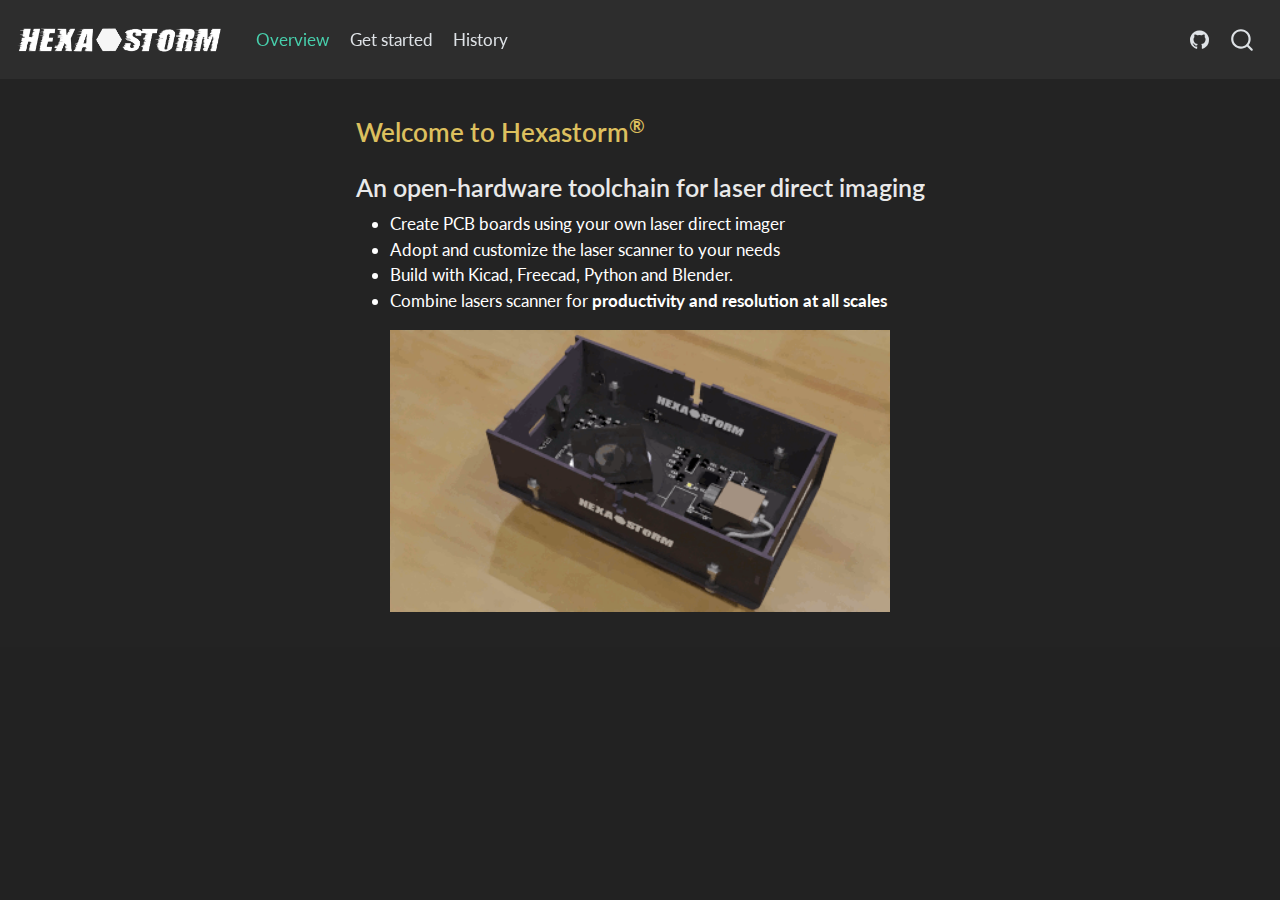
<file: index.html>
<!DOCTYPE html>
<html xmlns="http://www.w3.org/1999/xhtml" lang="en" xml:lang="en"><head>

<meta charset="utf-8">
<meta name="generator" content="quarto-1.3.433">

<meta name="viewport" content="width=device-width, initial-scale=1.0, user-scalable=yes">

<meta name="description" content="An open open-hardware toolchain for laser direct imaging.">

<title>Hexastorm</title>
<style>
code{white-space: pre-wrap;}
span.smallcaps{font-variant: small-caps;}
div.columns{display: flex; gap: min(4vw, 1.5em);}
div.column{flex: auto; overflow-x: auto;}
div.hanging-indent{margin-left: 1.5em; text-indent: -1.5em;}
ul.task-list{list-style: none;}
ul.task-list li input[type="checkbox"] {
  width: 0.8em;
  margin: 0 0.8em 0.2em -1em; /* quarto-specific, see https://github.com/quarto-dev/quarto-cli/issues/4556 */ 
  vertical-align: middle;
}
</style>


<script src="site_libs/quarto-nav/quarto-nav.js"></script>
<script src="site_libs/quarto-nav/headroom.min.js"></script>
<script src="site_libs/clipboard/clipboard.min.js"></script>
<script src="site_libs/quarto-search/autocomplete.umd.js"></script>
<script src="site_libs/quarto-search/fuse.min.js"></script>
<script src="site_libs/quarto-search/quarto-search.js"></script>
<meta name="quarto:offset" content="./">
<link href="./img/hexastormfavicon.webp" rel="icon">
<script src="site_libs/quarto-html/quarto.js"></script>
<script src="site_libs/quarto-html/popper.min.js"></script>
<script src="site_libs/quarto-html/tippy.umd.min.js"></script>
<script src="site_libs/quarto-html/anchor.min.js"></script>
<link href="site_libs/quarto-html/tippy.css" rel="stylesheet">
<link href="site_libs/quarto-html/quarto-syntax-highlighting-dark.css" rel="stylesheet" id="quarto-text-highlighting-styles">
<script src="site_libs/bootstrap/bootstrap.min.js"></script>
<link href="site_libs/bootstrap/bootstrap-icons.css" rel="stylesheet">
<link href="site_libs/bootstrap/bootstrap.min.css" rel="stylesheet" id="quarto-bootstrap" data-mode="dark">
<script src="site_libs/quarto-contrib/iconify-1.0.0-beta.2/iconify-icon.min.js"></script>
<script id="quarto-search-options" type="application/json">{
  "location": "navbar",
  "copy-button": false,
  "collapse-after": 3,
  "panel-placement": "end",
  "type": "overlay",
  "limit": 20,
  "language": {
    "search-no-results-text": "No results",
    "search-matching-documents-text": "matching documents",
    "search-copy-link-title": "Copy link to search",
    "search-hide-matches-text": "Hide additional matches",
    "search-more-match-text": "more match in this document",
    "search-more-matches-text": "more matches in this document",
    "search-clear-button-title": "Clear",
    "search-detached-cancel-button-title": "Cancel",
    "search-submit-button-title": "Submit",
    "search-label": "Search"
  }
}</script>


<link rel="stylesheet" href="styles.css">
<link rel="stylesheet" href="index.css">
</head>

<body class="nav-fixed fullcontent">

<div id="quarto-search-results"></div>
  <header id="quarto-header" class="headroom fixed-top">
    <nav class="navbar navbar-expand-lg navbar-dark ">
      <div class="navbar-container container-fluid">
      <div class="navbar-brand-container">
    <a href="./index.html" class="navbar-brand navbar-brand-logo">
    <img src="./img/hexastormlogo.webp" alt="hexastorm" class="navbar-logo">
    </a>
  </div>
            <div id="quarto-search" class="" title="Search"></div>
          <button class="navbar-toggler" type="button" data-bs-toggle="collapse" data-bs-target="#navbarCollapse" aria-controls="navbarCollapse" aria-expanded="false" aria-label="Toggle navigation" onclick="if (window.quartoToggleHeadroom) { window.quartoToggleHeadroom(); }">
  <span class="navbar-toggler-icon"></span>
</button>
          <div class="collapse navbar-collapse" id="navbarCollapse">
            <ul class="navbar-nav navbar-nav-scroll me-auto">
  <li class="nav-item">
    <a class="nav-link active" href="./index.html" rel="" target="" aria-current="page">
 <span class="menu-text">Overview</span></a>
  </li>  
  <li class="nav-item">
    <a class="nav-link" href="./getstarted.html" rel="" target="">
 <span class="menu-text">Get started</span></a>
  </li>  
  <li class="nav-item">
    <a class="nav-link" href="./history.html" rel="" target="">
 <span class="menu-text">History</span></a>
  </li>  
</ul>
            <ul class="navbar-nav navbar-nav-scroll ms-auto">
  <li class="nav-item">
    <a class="nav-link" href="https://hackaday.io/project/21933-prism-laser-scanner" rel="" target="">
 <span class="menu-text"><iconify-icon inline="" icon="cib:hackaday"></iconify-icon></span></a>
  </li>  
  <li class="nav-item compact">
    <a class="nav-link" href="https://github.com/hstarmans/hexastorm" rel="" target=""><i class="bi bi-github" role="img" aria-label="GitHub">
</i> 
 <span class="menu-text"></span></a>
  </li>  
</ul>
            <div class="quarto-navbar-tools">
</div>
          </div> <!-- /navcollapse -->
      </div> <!-- /container-fluid -->
    </nav>
</header>
<!-- content -->
<div id="quarto-content" class="quarto-container page-layout-custom page-navbar">
<!-- sidebar -->
<!-- margin-sidebar -->
<!-- main -->



<div class="hero-banner">
<div class="content-block">
<section id="welcome-to-hexastorm" class="mt-1 hero-text">
<h1 class="mt-1">Welcome to Hexastorm<sup><span class="trademark">®</span></sup></h1>
<h3 id="an-open-hardware-toolchain-for-laser-direct-imaging">An open-hardware toolchain for laser direct imaging</h3>
<ul>
<li>Create PCB boards using your own laser direct imager</li>
<li>Adopt and customize the laser scanner to your needs</li>
<li>Build with Kicad, Freecad, Python and Blender.</li>
<li>Combine lasers scanner for <strong>productivity and resolution at all scales</strong></li>
</ul>
<div class="quarto-figure quarto-figure-center">
<figure class="figure">
<p><img src="vid/0001.gif" class="img-fluid figure-img" width="500"></p>
</figure>
</div>
</section>
</div>
</div>




<script id="quarto-html-after-body" type="application/javascript">
window.document.addEventListener("DOMContentLoaded", function (event) {
  const toggleBodyColorMode = (bsSheetEl) => {
    const mode = bsSheetEl.getAttribute("data-mode");
    const bodyEl = window.document.querySelector("body");
    if (mode === "dark") {
      bodyEl.classList.add("quarto-dark");
      bodyEl.classList.remove("quarto-light");
    } else {
      bodyEl.classList.add("quarto-light");
      bodyEl.classList.remove("quarto-dark");
    }
  }
  const toggleBodyColorPrimary = () => {
    const bsSheetEl = window.document.querySelector("link#quarto-bootstrap");
    if (bsSheetEl) {
      toggleBodyColorMode(bsSheetEl);
    }
  }
  toggleBodyColorPrimary();  
  const icon = "";
  const anchorJS = new window.AnchorJS();
  anchorJS.options = {
    placement: 'right',
    icon: icon
  };
  anchorJS.add('.anchored');
  const isCodeAnnotation = (el) => {
    for (const clz of el.classList) {
      if (clz.startsWith('code-annotation-')) {                     
        return true;
      }
    }
    return false;
  }
  const clipboard = new window.ClipboardJS('.code-copy-button', {
    text: function(trigger) {
      const codeEl = trigger.previousElementSibling.cloneNode(true);
      for (const childEl of codeEl.children) {
        if (isCodeAnnotation(childEl)) {
          childEl.remove();
        }
      }
      return codeEl.innerText;
    }
  });
  clipboard.on('success', function(e) {
    // button target
    const button = e.trigger;
    // don't keep focus
    button.blur();
    // flash "checked"
    button.classList.add('code-copy-button-checked');
    var currentTitle = button.getAttribute("title");
    button.setAttribute("title", "Copied!");
    let tooltip;
    if (window.bootstrap) {
      button.setAttribute("data-bs-toggle", "tooltip");
      button.setAttribute("data-bs-placement", "left");
      button.setAttribute("data-bs-title", "Copied!");
      tooltip = new bootstrap.Tooltip(button, 
        { trigger: "manual", 
          customClass: "code-copy-button-tooltip",
          offset: [0, -8]});
      tooltip.show();    
    }
    setTimeout(function() {
      if (tooltip) {
        tooltip.hide();
        button.removeAttribute("data-bs-title");
        button.removeAttribute("data-bs-toggle");
        button.removeAttribute("data-bs-placement");
      }
      button.setAttribute("title", currentTitle);
      button.classList.remove('code-copy-button-checked');
    }, 1000);
    // clear code selection
    e.clearSelection();
  });
  function tippyHover(el, contentFn) {
    const config = {
      allowHTML: true,
      content: contentFn,
      maxWidth: 500,
      delay: 100,
      arrow: false,
      appendTo: function(el) {
          return el.parentElement;
      },
      interactive: true,
      interactiveBorder: 10,
      theme: 'quarto',
      placement: 'bottom-start'
    };
    window.tippy(el, config); 
  }
  const noterefs = window.document.querySelectorAll('a[role="doc-noteref"]');
  for (var i=0; i<noterefs.length; i++) {
    const ref = noterefs[i];
    tippyHover(ref, function() {
      // use id or data attribute instead here
      let href = ref.getAttribute('data-footnote-href') || ref.getAttribute('href');
      try { href = new URL(href).hash; } catch {}
      const id = href.replace(/^#\/?/, "");
      const note = window.document.getElementById(id);
      return note.innerHTML;
    });
  }
      let selectedAnnoteEl;
      const selectorForAnnotation = ( cell, annotation) => {
        let cellAttr = 'data-code-cell="' + cell + '"';
        let lineAttr = 'data-code-annotation="' +  annotation + '"';
        const selector = 'span[' + cellAttr + '][' + lineAttr + ']';
        return selector;
      }
      const selectCodeLines = (annoteEl) => {
        const doc = window.document;
        const targetCell = annoteEl.getAttribute("data-target-cell");
        const targetAnnotation = annoteEl.getAttribute("data-target-annotation");
        const annoteSpan = window.document.querySelector(selectorForAnnotation(targetCell, targetAnnotation));
        const lines = annoteSpan.getAttribute("data-code-lines").split(",");
        const lineIds = lines.map((line) => {
          return targetCell + "-" + line;
        })
        let top = null;
        let height = null;
        let parent = null;
        if (lineIds.length > 0) {
            //compute the position of the single el (top and bottom and make a div)
            const el = window.document.getElementById(lineIds[0]);
            top = el.offsetTop;
            height = el.offsetHeight;
            parent = el.parentElement.parentElement;
          if (lineIds.length > 1) {
            const lastEl = window.document.getElementById(lineIds[lineIds.length - 1]);
            const bottom = lastEl.offsetTop + lastEl.offsetHeight;
            height = bottom - top;
          }
          if (top !== null && height !== null && parent !== null) {
            // cook up a div (if necessary) and position it 
            let div = window.document.getElementById("code-annotation-line-highlight");
            if (div === null) {
              div = window.document.createElement("div");
              div.setAttribute("id", "code-annotation-line-highlight");
              div.style.position = 'absolute';
              parent.appendChild(div);
            }
            div.style.top = top - 2 + "px";
            div.style.height = height + 4 + "px";
            let gutterDiv = window.document.getElementById("code-annotation-line-highlight-gutter");
            if (gutterDiv === null) {
              gutterDiv = window.document.createElement("div");
              gutterDiv.setAttribute("id", "code-annotation-line-highlight-gutter");
              gutterDiv.style.position = 'absolute';
              const codeCell = window.document.getElementById(targetCell);
              const gutter = codeCell.querySelector('.code-annotation-gutter');
              gutter.appendChild(gutterDiv);
            }
            gutterDiv.style.top = top - 2 + "px";
            gutterDiv.style.height = height + 4 + "px";
          }
          selectedAnnoteEl = annoteEl;
        }
      };
      const unselectCodeLines = () => {
        const elementsIds = ["code-annotation-line-highlight", "code-annotation-line-highlight-gutter"];
        elementsIds.forEach((elId) => {
          const div = window.document.getElementById(elId);
          if (div) {
            div.remove();
          }
        });
        selectedAnnoteEl = undefined;
      };
      // Attach click handler to the DT
      const annoteDls = window.document.querySelectorAll('dt[data-target-cell]');
      for (const annoteDlNode of annoteDls) {
        annoteDlNode.addEventListener('click', (event) => {
          const clickedEl = event.target;
          if (clickedEl !== selectedAnnoteEl) {
            unselectCodeLines();
            const activeEl = window.document.querySelector('dt[data-target-cell].code-annotation-active');
            if (activeEl) {
              activeEl.classList.remove('code-annotation-active');
            }
            selectCodeLines(clickedEl);
            clickedEl.classList.add('code-annotation-active');
          } else {
            // Unselect the line
            unselectCodeLines();
            clickedEl.classList.remove('code-annotation-active');
          }
        });
      }
  const findCites = (el) => {
    const parentEl = el.parentElement;
    if (parentEl) {
      const cites = parentEl.dataset.cites;
      if (cites) {
        return {
          el,
          cites: cites.split(' ')
        };
      } else {
        return findCites(el.parentElement)
      }
    } else {
      return undefined;
    }
  };
  var bibliorefs = window.document.querySelectorAll('a[role="doc-biblioref"]');
  for (var i=0; i<bibliorefs.length; i++) {
    const ref = bibliorefs[i];
    const citeInfo = findCites(ref);
    if (citeInfo) {
      tippyHover(citeInfo.el, function() {
        var popup = window.document.createElement('div');
        citeInfo.cites.forEach(function(cite) {
          var citeDiv = window.document.createElement('div');
          citeDiv.classList.add('hanging-indent');
          citeDiv.classList.add('csl-entry');
          var biblioDiv = window.document.getElementById('ref-' + cite);
          if (biblioDiv) {
            citeDiv.innerHTML = biblioDiv.innerHTML;
          }
          popup.appendChild(citeDiv);
        });
        return popup.innerHTML;
      });
    }
  }
});
</script>
</div> <!-- /content -->



</body></html>
</file>
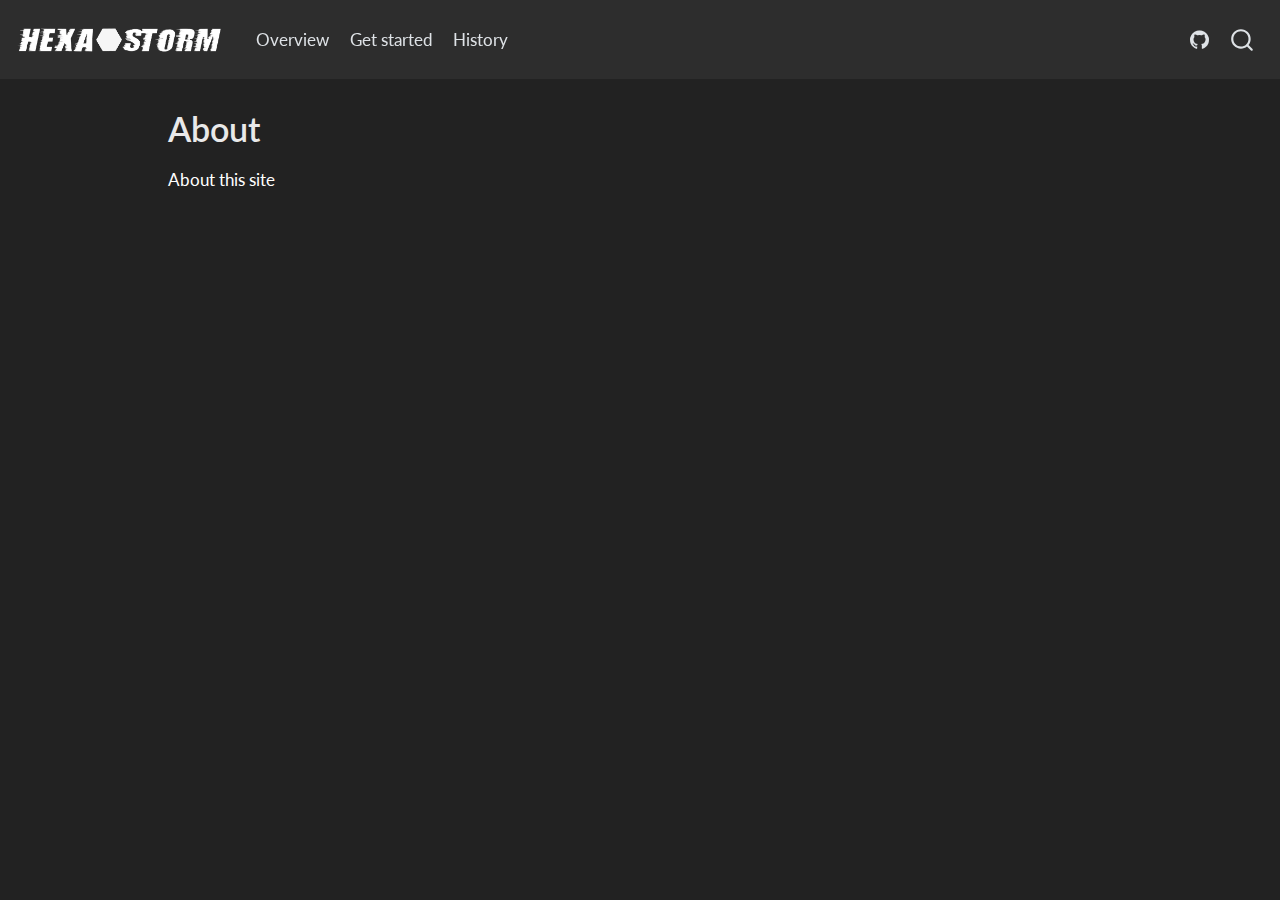
<file: about.html>
<!DOCTYPE html>
<html xmlns="http://www.w3.org/1999/xhtml" lang="en" xml:lang="en"><head>

<meta charset="utf-8">
<meta name="generator" content="quarto-1.3.433">

<meta name="viewport" content="width=device-width, initial-scale=1.0, user-scalable=yes">


<title>Hexastorm: Laser prism scanning - About</title>
<style>
code{white-space: pre-wrap;}
span.smallcaps{font-variant: small-caps;}
div.columns{display: flex; gap: min(4vw, 1.5em);}
div.column{flex: auto; overflow-x: auto;}
div.hanging-indent{margin-left: 1.5em; text-indent: -1.5em;}
ul.task-list{list-style: none;}
ul.task-list li input[type="checkbox"] {
  width: 0.8em;
  margin: 0 0.8em 0.2em -1em; /* quarto-specific, see https://github.com/quarto-dev/quarto-cli/issues/4556 */ 
  vertical-align: middle;
}
</style>


<script src="site_libs/quarto-nav/quarto-nav.js"></script>
<script src="site_libs/quarto-nav/headroom.min.js"></script>
<script src="site_libs/clipboard/clipboard.min.js"></script>
<script src="site_libs/quarto-search/autocomplete.umd.js"></script>
<script src="site_libs/quarto-search/fuse.min.js"></script>
<script src="site_libs/quarto-search/quarto-search.js"></script>
<meta name="quarto:offset" content="./">
<link href="./img/hexastormfavicon.webp" rel="icon">
<script src="site_libs/quarto-html/quarto.js"></script>
<script src="site_libs/quarto-html/popper.min.js"></script>
<script src="site_libs/quarto-html/tippy.umd.min.js"></script>
<script src="site_libs/quarto-html/anchor.min.js"></script>
<link href="site_libs/quarto-html/tippy.css" rel="stylesheet">
<link href="site_libs/quarto-html/quarto-syntax-highlighting-dark.css" rel="stylesheet" id="quarto-text-highlighting-styles">
<script src="site_libs/bootstrap/bootstrap.min.js"></script>
<link href="site_libs/bootstrap/bootstrap-icons.css" rel="stylesheet">
<link href="site_libs/bootstrap/bootstrap.min.css" rel="stylesheet" id="quarto-bootstrap" data-mode="dark">
<script src="site_libs/quarto-contrib/iconify-1.0.0-beta.2/iconify-icon.min.js"></script>
<script id="quarto-search-options" type="application/json">{
  "location": "navbar",
  "copy-button": false,
  "collapse-after": 3,
  "panel-placement": "end",
  "type": "overlay",
  "limit": 20,
  "language": {
    "search-no-results-text": "No results",
    "search-matching-documents-text": "matching documents",
    "search-copy-link-title": "Copy link to search",
    "search-hide-matches-text": "Hide additional matches",
    "search-more-match-text": "more match in this document",
    "search-more-matches-text": "more matches in this document",
    "search-clear-button-title": "Clear",
    "search-detached-cancel-button-title": "Cancel",
    "search-submit-button-title": "Submit",
    "search-label": "Search"
  }
}</script>


<link rel="stylesheet" href="styles.css">
</head>

<body class="nav-fixed">

<div id="quarto-search-results"></div>
  <header id="quarto-header" class="headroom fixed-top">
    <nav class="navbar navbar-expand-lg navbar-dark ">
      <div class="navbar-container container-fluid">
      <div class="navbar-brand-container">
    <a href="./index.html" class="navbar-brand navbar-brand-logo">
    <img src="./img/hexastormlogo.webp" alt="hexastorm" class="navbar-logo">
    </a>
  </div>
            <div id="quarto-search" class="" title="Search"></div>
          <button class="navbar-toggler" type="button" data-bs-toggle="collapse" data-bs-target="#navbarCollapse" aria-controls="navbarCollapse" aria-expanded="false" aria-label="Toggle navigation" onclick="if (window.quartoToggleHeadroom) { window.quartoToggleHeadroom(); }">
  <span class="navbar-toggler-icon"></span>
</button>
          <div class="collapse navbar-collapse" id="navbarCollapse">
            <ul class="navbar-nav navbar-nav-scroll me-auto">
  <li class="nav-item">
    <a class="nav-link" href="./index.html" rel="" target="">
 <span class="menu-text">Overview</span></a>
  </li>  
  <li class="nav-item">
    <a class="nav-link" href="./getstarted.html" rel="" target="">
 <span class="menu-text">Get started</span></a>
  </li>  
  <li class="nav-item">
    <a class="nav-link" href="./history.html" rel="" target="">
 <span class="menu-text">History</span></a>
  </li>  
</ul>
            <ul class="navbar-nav navbar-nav-scroll ms-auto">
  <li class="nav-item">
    <a class="nav-link" href="https://hackaday.io/project/21933-prism-laser-scanner" rel="" target="">
 <span class="menu-text"><iconify-icon inline="" icon="cib:hackaday"></iconify-icon></span></a>
  </li>  
  <li class="nav-item compact">
    <a class="nav-link" href="https://github.com/hstarmans/hexastorm" rel="" target=""><i class="bi bi-github" role="img" aria-label="GitHub">
</i> 
 <span class="menu-text"></span></a>
  </li>  
</ul>
            <div class="quarto-navbar-tools">
</div>
          </div> <!-- /navcollapse -->
      </div> <!-- /container-fluid -->
    </nav>
</header>
<!-- content -->
<div id="quarto-content" class="quarto-container page-columns page-rows-contents page-layout-article page-navbar">
<!-- sidebar -->
<!-- margin-sidebar -->
    <div id="quarto-margin-sidebar" class="sidebar margin-sidebar">
        
    </div>
<!-- main -->
<main class="content" id="quarto-document-content">

<header id="title-block-header" class="quarto-title-block default">
<div class="quarto-title">
<h1 class="title">About</h1>
</div>



<div class="quarto-title-meta">

    
  
    
  </div>
  

</header>

<p>About this site</p>



</main> <!-- /main -->
<script id="quarto-html-after-body" type="application/javascript">
window.document.addEventListener("DOMContentLoaded", function (event) {
  const toggleBodyColorMode = (bsSheetEl) => {
    const mode = bsSheetEl.getAttribute("data-mode");
    const bodyEl = window.document.querySelector("body");
    if (mode === "dark") {
      bodyEl.classList.add("quarto-dark");
      bodyEl.classList.remove("quarto-light");
    } else {
      bodyEl.classList.add("quarto-light");
      bodyEl.classList.remove("quarto-dark");
    }
  }
  const toggleBodyColorPrimary = () => {
    const bsSheetEl = window.document.querySelector("link#quarto-bootstrap");
    if (bsSheetEl) {
      toggleBodyColorMode(bsSheetEl);
    }
  }
  toggleBodyColorPrimary();  
  const icon = "";
  const anchorJS = new window.AnchorJS();
  anchorJS.options = {
    placement: 'right',
    icon: icon
  };
  anchorJS.add('.anchored');
  const isCodeAnnotation = (el) => {
    for (const clz of el.classList) {
      if (clz.startsWith('code-annotation-')) {                     
        return true;
      }
    }
    return false;
  }
  const clipboard = new window.ClipboardJS('.code-copy-button', {
    text: function(trigger) {
      const codeEl = trigger.previousElementSibling.cloneNode(true);
      for (const childEl of codeEl.children) {
        if (isCodeAnnotation(childEl)) {
          childEl.remove();
        }
      }
      return codeEl.innerText;
    }
  });
  clipboard.on('success', function(e) {
    // button target
    const button = e.trigger;
    // don't keep focus
    button.blur();
    // flash "checked"
    button.classList.add('code-copy-button-checked');
    var currentTitle = button.getAttribute("title");
    button.setAttribute("title", "Copied!");
    let tooltip;
    if (window.bootstrap) {
      button.setAttribute("data-bs-toggle", "tooltip");
      button.setAttribute("data-bs-placement", "left");
      button.setAttribute("data-bs-title", "Copied!");
      tooltip = new bootstrap.Tooltip(button, 
        { trigger: "manual", 
          customClass: "code-copy-button-tooltip",
          offset: [0, -8]});
      tooltip.show();    
    }
    setTimeout(function() {
      if (tooltip) {
        tooltip.hide();
        button.removeAttribute("data-bs-title");
        button.removeAttribute("data-bs-toggle");
        button.removeAttribute("data-bs-placement");
      }
      button.setAttribute("title", currentTitle);
      button.classList.remove('code-copy-button-checked');
    }, 1000);
    // clear code selection
    e.clearSelection();
  });
  function tippyHover(el, contentFn) {
    const config = {
      allowHTML: true,
      content: contentFn,
      maxWidth: 500,
      delay: 100,
      arrow: false,
      appendTo: function(el) {
          return el.parentElement;
      },
      interactive: true,
      interactiveBorder: 10,
      theme: 'quarto',
      placement: 'bottom-start'
    };
    window.tippy(el, config); 
  }
  const noterefs = window.document.querySelectorAll('a[role="doc-noteref"]');
  for (var i=0; i<noterefs.length; i++) {
    const ref = noterefs[i];
    tippyHover(ref, function() {
      // use id or data attribute instead here
      let href = ref.getAttribute('data-footnote-href') || ref.getAttribute('href');
      try { href = new URL(href).hash; } catch {}
      const id = href.replace(/^#\/?/, "");
      const note = window.document.getElementById(id);
      return note.innerHTML;
    });
  }
      let selectedAnnoteEl;
      const selectorForAnnotation = ( cell, annotation) => {
        let cellAttr = 'data-code-cell="' + cell + '"';
        let lineAttr = 'data-code-annotation="' +  annotation + '"';
        const selector = 'span[' + cellAttr + '][' + lineAttr + ']';
        return selector;
      }
      const selectCodeLines = (annoteEl) => {
        const doc = window.document;
        const targetCell = annoteEl.getAttribute("data-target-cell");
        const targetAnnotation = annoteEl.getAttribute("data-target-annotation");
        const annoteSpan = window.document.querySelector(selectorForAnnotation(targetCell, targetAnnotation));
        const lines = annoteSpan.getAttribute("data-code-lines").split(",");
        const lineIds = lines.map((line) => {
          return targetCell + "-" + line;
        })
        let top = null;
        let height = null;
        let parent = null;
        if (lineIds.length > 0) {
            //compute the position of the single el (top and bottom and make a div)
            const el = window.document.getElementById(lineIds[0]);
            top = el.offsetTop;
            height = el.offsetHeight;
            parent = el.parentElement.parentElement;
          if (lineIds.length > 1) {
            const lastEl = window.document.getElementById(lineIds[lineIds.length - 1]);
            const bottom = lastEl.offsetTop + lastEl.offsetHeight;
            height = bottom - top;
          }
          if (top !== null && height !== null && parent !== null) {
            // cook up a div (if necessary) and position it 
            let div = window.document.getElementById("code-annotation-line-highlight");
            if (div === null) {
              div = window.document.createElement("div");
              div.setAttribute("id", "code-annotation-line-highlight");
              div.style.position = 'absolute';
              parent.appendChild(div);
            }
            div.style.top = top - 2 + "px";
            div.style.height = height + 4 + "px";
            let gutterDiv = window.document.getElementById("code-annotation-line-highlight-gutter");
            if (gutterDiv === null) {
              gutterDiv = window.document.createElement("div");
              gutterDiv.setAttribute("id", "code-annotation-line-highlight-gutter");
              gutterDiv.style.position = 'absolute';
              const codeCell = window.document.getElementById(targetCell);
              const gutter = codeCell.querySelector('.code-annotation-gutter');
              gutter.appendChild(gutterDiv);
            }
            gutterDiv.style.top = top - 2 + "px";
            gutterDiv.style.height = height + 4 + "px";
          }
          selectedAnnoteEl = annoteEl;
        }
      };
      const unselectCodeLines = () => {
        const elementsIds = ["code-annotation-line-highlight", "code-annotation-line-highlight-gutter"];
        elementsIds.forEach((elId) => {
          const div = window.document.getElementById(elId);
          if (div) {
            div.remove();
          }
        });
        selectedAnnoteEl = undefined;
      };
      // Attach click handler to the DT
      const annoteDls = window.document.querySelectorAll('dt[data-target-cell]');
      for (const annoteDlNode of annoteDls) {
        annoteDlNode.addEventListener('click', (event) => {
          const clickedEl = event.target;
          if (clickedEl !== selectedAnnoteEl) {
            unselectCodeLines();
            const activeEl = window.document.querySelector('dt[data-target-cell].code-annotation-active');
            if (activeEl) {
              activeEl.classList.remove('code-annotation-active');
            }
            selectCodeLines(clickedEl);
            clickedEl.classList.add('code-annotation-active');
          } else {
            // Unselect the line
            unselectCodeLines();
            clickedEl.classList.remove('code-annotation-active');
          }
        });
      }
  const findCites = (el) => {
    const parentEl = el.parentElement;
    if (parentEl) {
      const cites = parentEl.dataset.cites;
      if (cites) {
        return {
          el,
          cites: cites.split(' ')
        };
      } else {
        return findCites(el.parentElement)
      }
    } else {
      return undefined;
    }
  };
  var bibliorefs = window.document.querySelectorAll('a[role="doc-biblioref"]');
  for (var i=0; i<bibliorefs.length; i++) {
    const ref = bibliorefs[i];
    const citeInfo = findCites(ref);
    if (citeInfo) {
      tippyHover(citeInfo.el, function() {
        var popup = window.document.createElement('div');
        citeInfo.cites.forEach(function(cite) {
          var citeDiv = window.document.createElement('div');
          citeDiv.classList.add('hanging-indent');
          citeDiv.classList.add('csl-entry');
          var biblioDiv = window.document.getElementById('ref-' + cite);
          if (biblioDiv) {
            citeDiv.innerHTML = biblioDiv.innerHTML;
          }
          popup.appendChild(citeDiv);
        });
        return popup.innerHTML;
      });
    }
  }
});
</script>
</div> <!-- /content -->



</body></html>
</file>
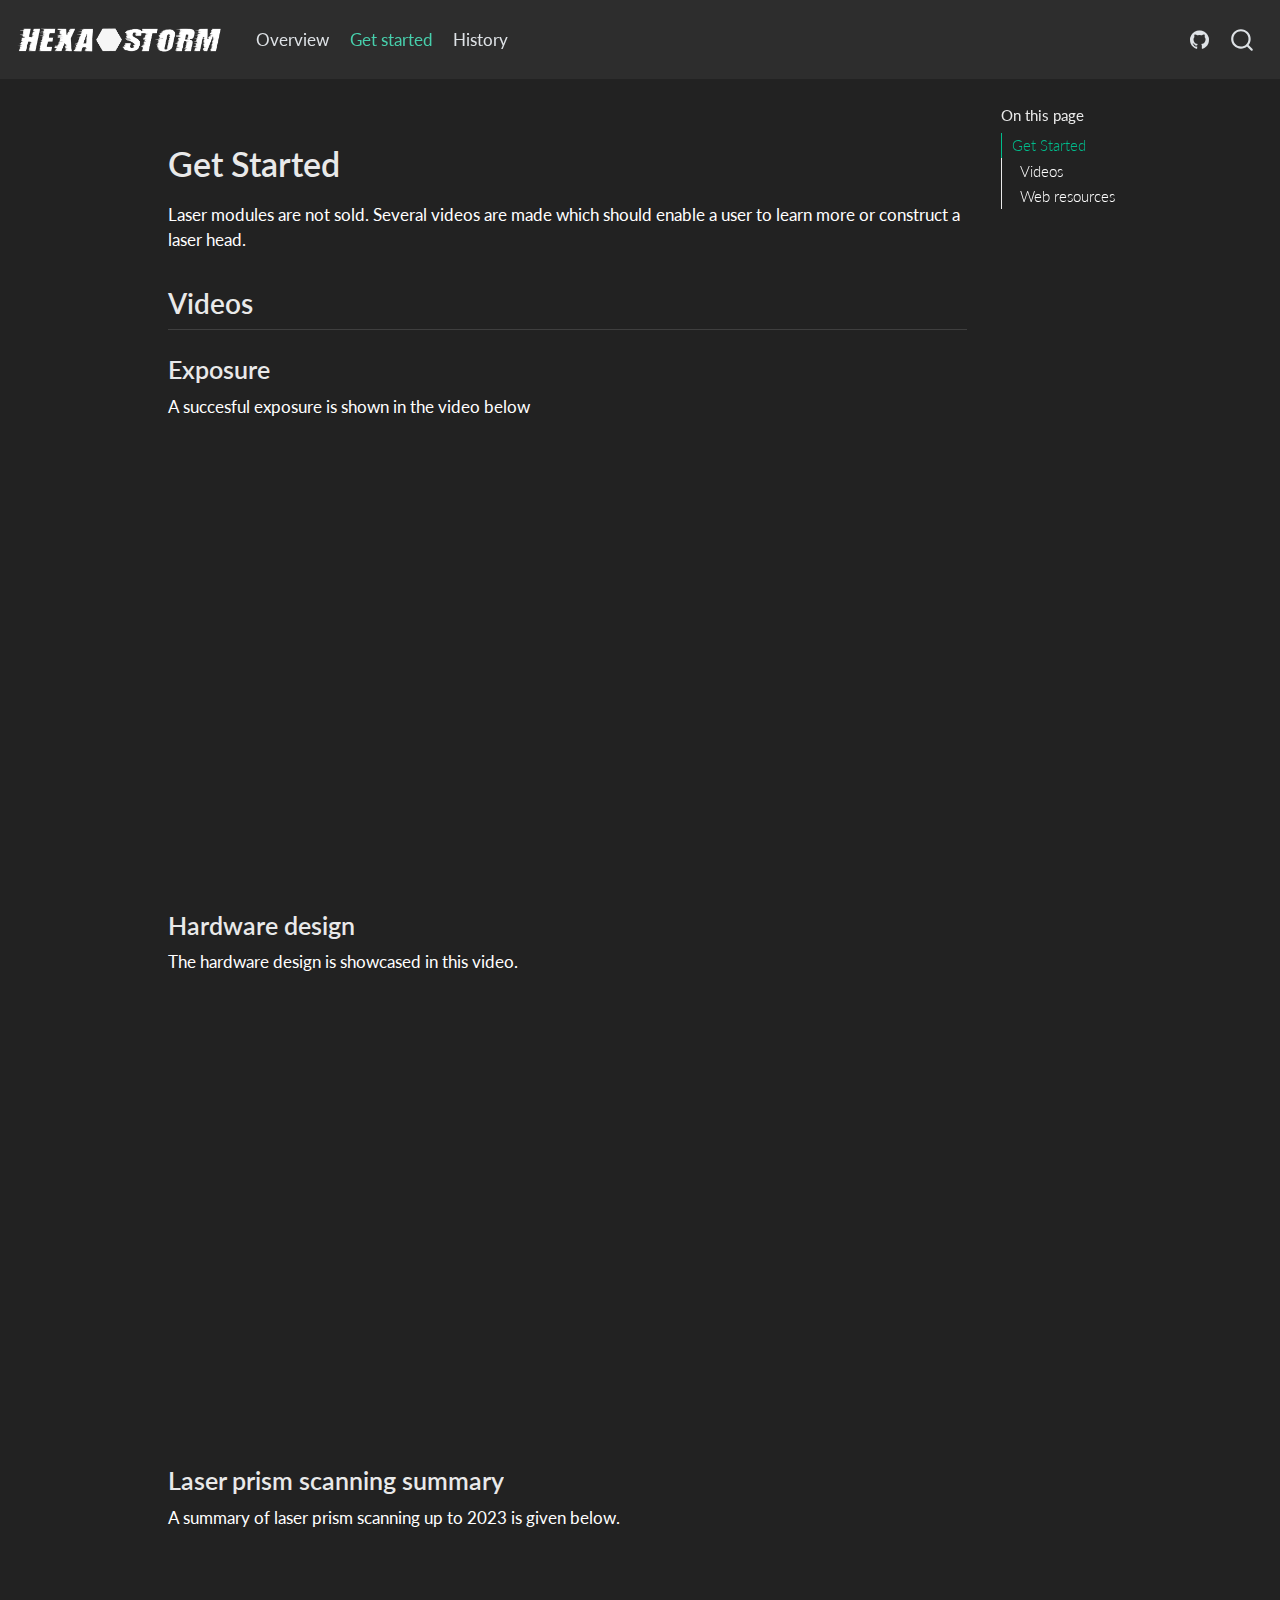
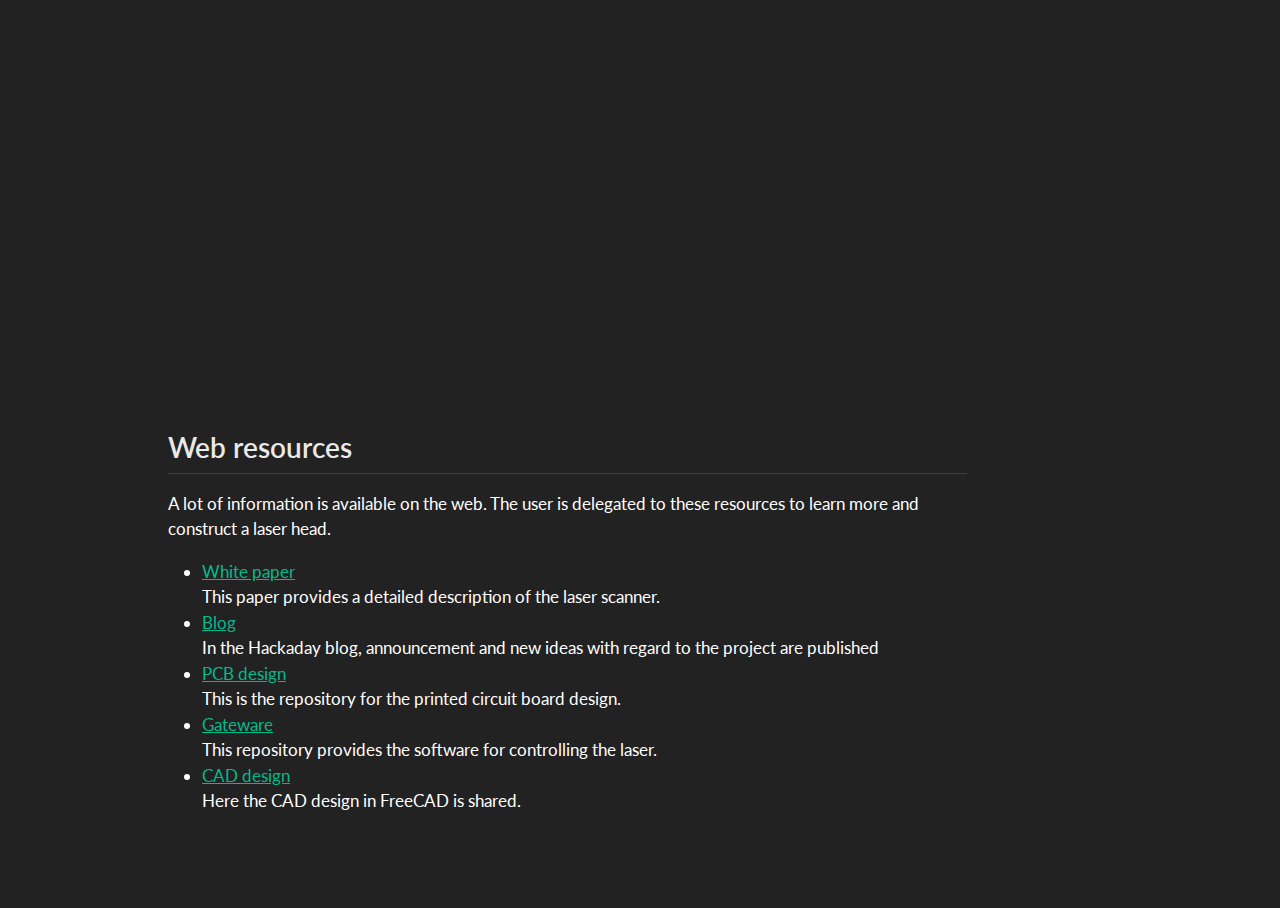
<file: getstarted.html>
<!DOCTYPE html>
<html xmlns="http://www.w3.org/1999/xhtml" lang="en" xml:lang="en"><head>

<meta charset="utf-8">
<meta name="generator" content="quarto-1.3.433">

<meta name="viewport" content="width=device-width, initial-scale=1.0, user-scalable=yes">


<title>Hexastorm: Laser prism scanning – getstarted</title>
<style>
code{white-space: pre-wrap;}
span.smallcaps{font-variant: small-caps;}
div.columns{display: flex; gap: min(4vw, 1.5em);}
div.column{flex: auto; overflow-x: auto;}
div.hanging-indent{margin-left: 1.5em; text-indent: -1.5em;}
ul.task-list{list-style: none;}
ul.task-list li input[type="checkbox"] {
  width: 0.8em;
  margin: 0 0.8em 0.2em -1em; /* quarto-specific, see https://github.com/quarto-dev/quarto-cli/issues/4556 */ 
  vertical-align: middle;
}
</style>


<script src="site_libs/quarto-nav/quarto-nav.js"></script>
<script src="site_libs/quarto-nav/headroom.min.js"></script>
<script src="site_libs/clipboard/clipboard.min.js"></script>
<script src="site_libs/quarto-search/autocomplete.umd.js"></script>
<script src="site_libs/quarto-search/fuse.min.js"></script>
<script src="site_libs/quarto-search/quarto-search.js"></script>
<meta name="quarto:offset" content="./">
<link href="./img/hexastormfavicon.webp" rel="icon">
<script src="site_libs/quarto-html/quarto.js"></script>
<script src="site_libs/quarto-html/popper.min.js"></script>
<script src="site_libs/quarto-html/tippy.umd.min.js"></script>
<script src="site_libs/quarto-html/anchor.min.js"></script>
<link href="site_libs/quarto-html/tippy.css" rel="stylesheet">
<link href="site_libs/quarto-html/quarto-syntax-highlighting-dark.css" rel="stylesheet" id="quarto-text-highlighting-styles">
<script src="site_libs/bootstrap/bootstrap.min.js"></script>
<link href="site_libs/bootstrap/bootstrap-icons.css" rel="stylesheet">
<link href="site_libs/bootstrap/bootstrap.min.css" rel="stylesheet" id="quarto-bootstrap" data-mode="dark">
<script src="site_libs/quarto-contrib/iconify-1.0.0-beta.2/iconify-icon.min.js"></script>
<script id="quarto-search-options" type="application/json">{
  "location": "navbar",
  "copy-button": false,
  "collapse-after": 3,
  "panel-placement": "end",
  "type": "overlay",
  "limit": 20,
  "language": {
    "search-no-results-text": "No results",
    "search-matching-documents-text": "matching documents",
    "search-copy-link-title": "Copy link to search",
    "search-hide-matches-text": "Hide additional matches",
    "search-more-match-text": "more match in this document",
    "search-more-matches-text": "more matches in this document",
    "search-clear-button-title": "Clear",
    "search-detached-cancel-button-title": "Cancel",
    "search-submit-button-title": "Submit",
    "search-label": "Search"
  }
}</script>


<link rel="stylesheet" href="styles.css">
</head>

<body class="nav-fixed">

<div id="quarto-search-results"></div>
  <header id="quarto-header" class="headroom fixed-top">
    <nav class="navbar navbar-expand-lg navbar-dark ">
      <div class="navbar-container container-fluid">
      <div class="navbar-brand-container">
    <a href="./index.html" class="navbar-brand navbar-brand-logo">
    <img src="./img/hexastormlogo.webp" alt="hexastorm" class="navbar-logo">
    </a>
  </div>
            <div id="quarto-search" class="" title="Search"></div>
          <button class="navbar-toggler" type="button" data-bs-toggle="collapse" data-bs-target="#navbarCollapse" aria-controls="navbarCollapse" aria-expanded="false" aria-label="Toggle navigation" onclick="if (window.quartoToggleHeadroom) { window.quartoToggleHeadroom(); }">
  <span class="navbar-toggler-icon"></span>
</button>
          <div class="collapse navbar-collapse" id="navbarCollapse">
            <ul class="navbar-nav navbar-nav-scroll me-auto">
  <li class="nav-item">
    <a class="nav-link" href="./index.html" rel="" target="">
 <span class="menu-text">Overview</span></a>
  </li>  
  <li class="nav-item">
    <a class="nav-link active" href="./getstarted.html" rel="" target="" aria-current="page">
 <span class="menu-text">Get started</span></a>
  </li>  
  <li class="nav-item">
    <a class="nav-link" href="./history.html" rel="" target="">
 <span class="menu-text">History</span></a>
  </li>  
</ul>
            <ul class="navbar-nav navbar-nav-scroll ms-auto">
  <li class="nav-item">
    <a class="nav-link" href="https://hackaday.io/project/21933-prism-laser-scanner" rel="" target="">
 <span class="menu-text"><iconify-icon inline="" icon="cib:hackaday"></iconify-icon></span></a>
  </li>  
  <li class="nav-item compact">
    <a class="nav-link" href="https://github.com/hstarmans/hexastorm" rel="" target=""><i class="bi bi-github" role="img" aria-label="GitHub">
</i> 
 <span class="menu-text"></span></a>
  </li>  
</ul>
            <div class="quarto-navbar-tools">
</div>
          </div> <!-- /navcollapse -->
      </div> <!-- /container-fluid -->
    </nav>
</header>
<!-- content -->
<div id="quarto-content" class="quarto-container page-columns page-rows-contents page-layout-article page-navbar">
<!-- sidebar -->
<!-- margin-sidebar -->
    <div id="quarto-margin-sidebar" class="sidebar margin-sidebar">
        <nav id="TOC" role="doc-toc" class="toc-active">
    <h2 id="toc-title">On this page</h2>
   
  <ul>
  <li><a href="#get-started" id="toc-get-started" class="nav-link active" data-scroll-target="#get-started">Get Started</a>
  <ul class="collapse">
  <li><a href="#videos" id="toc-videos" class="nav-link" data-scroll-target="#videos">Videos</a>
  <ul class="collapse">
  <li><a href="#exposure" id="toc-exposure" class="nav-link" data-scroll-target="#exposure">Exposure</a></li>
  <li><a href="#hardware-design" id="toc-hardware-design" class="nav-link" data-scroll-target="#hardware-design">Hardware design</a></li>
  <li><a href="#laser-prism-scanning-summary" id="toc-laser-prism-scanning-summary" class="nav-link" data-scroll-target="#laser-prism-scanning-summary">Laser prism scanning summary</a></li>
  </ul></li>
  <li><a href="#web-resources" id="toc-web-resources" class="nav-link" data-scroll-target="#web-resources">Web resources</a></li>
  </ul></li>
  </ul>
</nav>
    </div>
<!-- main -->
<main class="content" id="quarto-document-content">



<section id="get-started" class="level1">
<h1>Get Started</h1>
<p>Laser modules are not sold. Several videos are made which should enable a user to learn more or construct a laser head.</p>
<section id="videos" class="level2">
<h2 class="anchored" data-anchor-id="videos">Videos</h2>
<section id="exposure" class="level3">
<h3 class="anchored" data-anchor-id="exposure">Exposure</h3>
<p>A succesful exposure is shown in the video below</p>
<div class="quarto-video ratio ratio-16x9"><iframe data-external="1" src="https://www.youtube.com/embed/dR09Tev0cPk" title="" frameborder="0" allow="accelerometer; autoplay; clipboard-write; encrypted-media; gyroscope; picture-in-picture" allowfullscreen=""></iframe></div>
</section>
<section id="hardware-design" class="level3">
<h3 class="anchored" data-anchor-id="hardware-design">Hardware design</h3>
<p>The hardware design is showcased in this video.</p>
<div class="quarto-video ratio ratio-16x9"><iframe data-external="1" src="https://www.youtube.com/embed/B5dpPtdh3tc" title="" frameborder="0" allow="accelerometer; autoplay; clipboard-write; encrypted-media; gyroscope; picture-in-picture" allowfullscreen=""></iframe></div>
</section>
<section id="laser-prism-scanning-summary" class="level3">
<h3 class="anchored" data-anchor-id="laser-prism-scanning-summary">Laser prism scanning summary</h3>
<p>A summary of laser prism scanning up to 2023 is given below.</p>
<div class="quarto-video ratio ratio-16x9"><iframe data-external="1" src="https://www.youtube.com/embed/b7ArZDhsyfI" title="" frameborder="0" allow="accelerometer; autoplay; clipboard-write; encrypted-media; gyroscope; picture-in-picture" allowfullscreen=""></iframe></div>
</section>
</section>
<section id="web-resources" class="level2">
<h2 class="anchored" data-anchor-id="web-resources">Web resources</h2>
<p>A lot of information is available on the web. The user is delegated to these resources to learn more and construct a laser head.</p>
<ul>
<li><a href="https://reprap.org/wiki/Open_hardware_fast_high_resolution_LASER">White paper</a><br>
This paper provides a detailed description of the laser scanner.</li>
<li><a href="https://hackaday.io/project/21933-open-hardware-fast-high-resolution-laser">Blog</a><br>
In the Hackaday blog, announcement and new ideas with regard to the project are published</li>
<li><a href="https://github.com/hstarmans/firestarter">PCB design</a><br>
This is the repository for the printed circuit board design.</li>
<li><a href="https://github.com/hstarmans/hexastorm">Gateware</a><br>
This repository provides the software for controlling the laser.</li>
<li><a href="https://github.com/hstarmans/hexastorm_design">CAD design</a><br>
Here the CAD design in FreeCAD is shared.</li>
</ul>


</section>
</section>

</main> <!-- /main -->
<script id="quarto-html-after-body" type="application/javascript">
window.document.addEventListener("DOMContentLoaded", function (event) {
  const toggleBodyColorMode = (bsSheetEl) => {
    const mode = bsSheetEl.getAttribute("data-mode");
    const bodyEl = window.document.querySelector("body");
    if (mode === "dark") {
      bodyEl.classList.add("quarto-dark");
      bodyEl.classList.remove("quarto-light");
    } else {
      bodyEl.classList.add("quarto-light");
      bodyEl.classList.remove("quarto-dark");
    }
  }
  const toggleBodyColorPrimary = () => {
    const bsSheetEl = window.document.querySelector("link#quarto-bootstrap");
    if (bsSheetEl) {
      toggleBodyColorMode(bsSheetEl);
    }
  }
  toggleBodyColorPrimary();  
  const icon = "";
  const anchorJS = new window.AnchorJS();
  anchorJS.options = {
    placement: 'right',
    icon: icon
  };
  anchorJS.add('.anchored');
  const isCodeAnnotation = (el) => {
    for (const clz of el.classList) {
      if (clz.startsWith('code-annotation-')) {                     
        return true;
      }
    }
    return false;
  }
  const clipboard = new window.ClipboardJS('.code-copy-button', {
    text: function(trigger) {
      const codeEl = trigger.previousElementSibling.cloneNode(true);
      for (const childEl of codeEl.children) {
        if (isCodeAnnotation(childEl)) {
          childEl.remove();
        }
      }
      return codeEl.innerText;
    }
  });
  clipboard.on('success', function(e) {
    // button target
    const button = e.trigger;
    // don't keep focus
    button.blur();
    // flash "checked"
    button.classList.add('code-copy-button-checked');
    var currentTitle = button.getAttribute("title");
    button.setAttribute("title", "Copied!");
    let tooltip;
    if (window.bootstrap) {
      button.setAttribute("data-bs-toggle", "tooltip");
      button.setAttribute("data-bs-placement", "left");
      button.setAttribute("data-bs-title", "Copied!");
      tooltip = new bootstrap.Tooltip(button, 
        { trigger: "manual", 
          customClass: "code-copy-button-tooltip",
          offset: [0, -8]});
      tooltip.show();    
    }
    setTimeout(function() {
      if (tooltip) {
        tooltip.hide();
        button.removeAttribute("data-bs-title");
        button.removeAttribute("data-bs-toggle");
        button.removeAttribute("data-bs-placement");
      }
      button.setAttribute("title", currentTitle);
      button.classList.remove('code-copy-button-checked');
    }, 1000);
    // clear code selection
    e.clearSelection();
  });
  function tippyHover(el, contentFn) {
    const config = {
      allowHTML: true,
      content: contentFn,
      maxWidth: 500,
      delay: 100,
      arrow: false,
      appendTo: function(el) {
          return el.parentElement;
      },
      interactive: true,
      interactiveBorder: 10,
      theme: 'quarto',
      placement: 'bottom-start'
    };
    window.tippy(el, config); 
  }
  const noterefs = window.document.querySelectorAll('a[role="doc-noteref"]');
  for (var i=0; i<noterefs.length; i++) {
    const ref = noterefs[i];
    tippyHover(ref, function() {
      // use id or data attribute instead here
      let href = ref.getAttribute('data-footnote-href') || ref.getAttribute('href');
      try { href = new URL(href).hash; } catch {}
      const id = href.replace(/^#\/?/, "");
      const note = window.document.getElementById(id);
      return note.innerHTML;
    });
  }
      let selectedAnnoteEl;
      const selectorForAnnotation = ( cell, annotation) => {
        let cellAttr = 'data-code-cell="' + cell + '"';
        let lineAttr = 'data-code-annotation="' +  annotation + '"';
        const selector = 'span[' + cellAttr + '][' + lineAttr + ']';
        return selector;
      }
      const selectCodeLines = (annoteEl) => {
        const doc = window.document;
        const targetCell = annoteEl.getAttribute("data-target-cell");
        const targetAnnotation = annoteEl.getAttribute("data-target-annotation");
        const annoteSpan = window.document.querySelector(selectorForAnnotation(targetCell, targetAnnotation));
        const lines = annoteSpan.getAttribute("data-code-lines").split(",");
        const lineIds = lines.map((line) => {
          return targetCell + "-" + line;
        })
        let top = null;
        let height = null;
        let parent = null;
        if (lineIds.length > 0) {
            //compute the position of the single el (top and bottom and make a div)
            const el = window.document.getElementById(lineIds[0]);
            top = el.offsetTop;
            height = el.offsetHeight;
            parent = el.parentElement.parentElement;
          if (lineIds.length > 1) {
            const lastEl = window.document.getElementById(lineIds[lineIds.length - 1]);
            const bottom = lastEl.offsetTop + lastEl.offsetHeight;
            height = bottom - top;
          }
          if (top !== null && height !== null && parent !== null) {
            // cook up a div (if necessary) and position it 
            let div = window.document.getElementById("code-annotation-line-highlight");
            if (div === null) {
              div = window.document.createElement("div");
              div.setAttribute("id", "code-annotation-line-highlight");
              div.style.position = 'absolute';
              parent.appendChild(div);
            }
            div.style.top = top - 2 + "px";
            div.style.height = height + 4 + "px";
            let gutterDiv = window.document.getElementById("code-annotation-line-highlight-gutter");
            if (gutterDiv === null) {
              gutterDiv = window.document.createElement("div");
              gutterDiv.setAttribute("id", "code-annotation-line-highlight-gutter");
              gutterDiv.style.position = 'absolute';
              const codeCell = window.document.getElementById(targetCell);
              const gutter = codeCell.querySelector('.code-annotation-gutter');
              gutter.appendChild(gutterDiv);
            }
            gutterDiv.style.top = top - 2 + "px";
            gutterDiv.style.height = height + 4 + "px";
          }
          selectedAnnoteEl = annoteEl;
        }
      };
      const unselectCodeLines = () => {
        const elementsIds = ["code-annotation-line-highlight", "code-annotation-line-highlight-gutter"];
        elementsIds.forEach((elId) => {
          const div = window.document.getElementById(elId);
          if (div) {
            div.remove();
          }
        });
        selectedAnnoteEl = undefined;
      };
      // Attach click handler to the DT
      const annoteDls = window.document.querySelectorAll('dt[data-target-cell]');
      for (const annoteDlNode of annoteDls) {
        annoteDlNode.addEventListener('click', (event) => {
          const clickedEl = event.target;
          if (clickedEl !== selectedAnnoteEl) {
            unselectCodeLines();
            const activeEl = window.document.querySelector('dt[data-target-cell].code-annotation-active');
            if (activeEl) {
              activeEl.classList.remove('code-annotation-active');
            }
            selectCodeLines(clickedEl);
            clickedEl.classList.add('code-annotation-active');
          } else {
            // Unselect the line
            unselectCodeLines();
            clickedEl.classList.remove('code-annotation-active');
          }
        });
      }
  const findCites = (el) => {
    const parentEl = el.parentElement;
    if (parentEl) {
      const cites = parentEl.dataset.cites;
      if (cites) {
        return {
          el,
          cites: cites.split(' ')
        };
      } else {
        return findCites(el.parentElement)
      }
    } else {
      return undefined;
    }
  };
  var bibliorefs = window.document.querySelectorAll('a[role="doc-biblioref"]');
  for (var i=0; i<bibliorefs.length; i++) {
    const ref = bibliorefs[i];
    const citeInfo = findCites(ref);
    if (citeInfo) {
      tippyHover(citeInfo.el, function() {
        var popup = window.document.createElement('div');
        citeInfo.cites.forEach(function(cite) {
          var citeDiv = window.document.createElement('div');
          citeDiv.classList.add('hanging-indent');
          citeDiv.classList.add('csl-entry');
          var biblioDiv = window.document.getElementById('ref-' + cite);
          if (biblioDiv) {
            citeDiv.innerHTML = biblioDiv.innerHTML;
          }
          popup.appendChild(citeDiv);
        });
        return popup.innerHTML;
      });
    }
  }
});
</script>
</div> <!-- /content -->



</body></html>
</file>
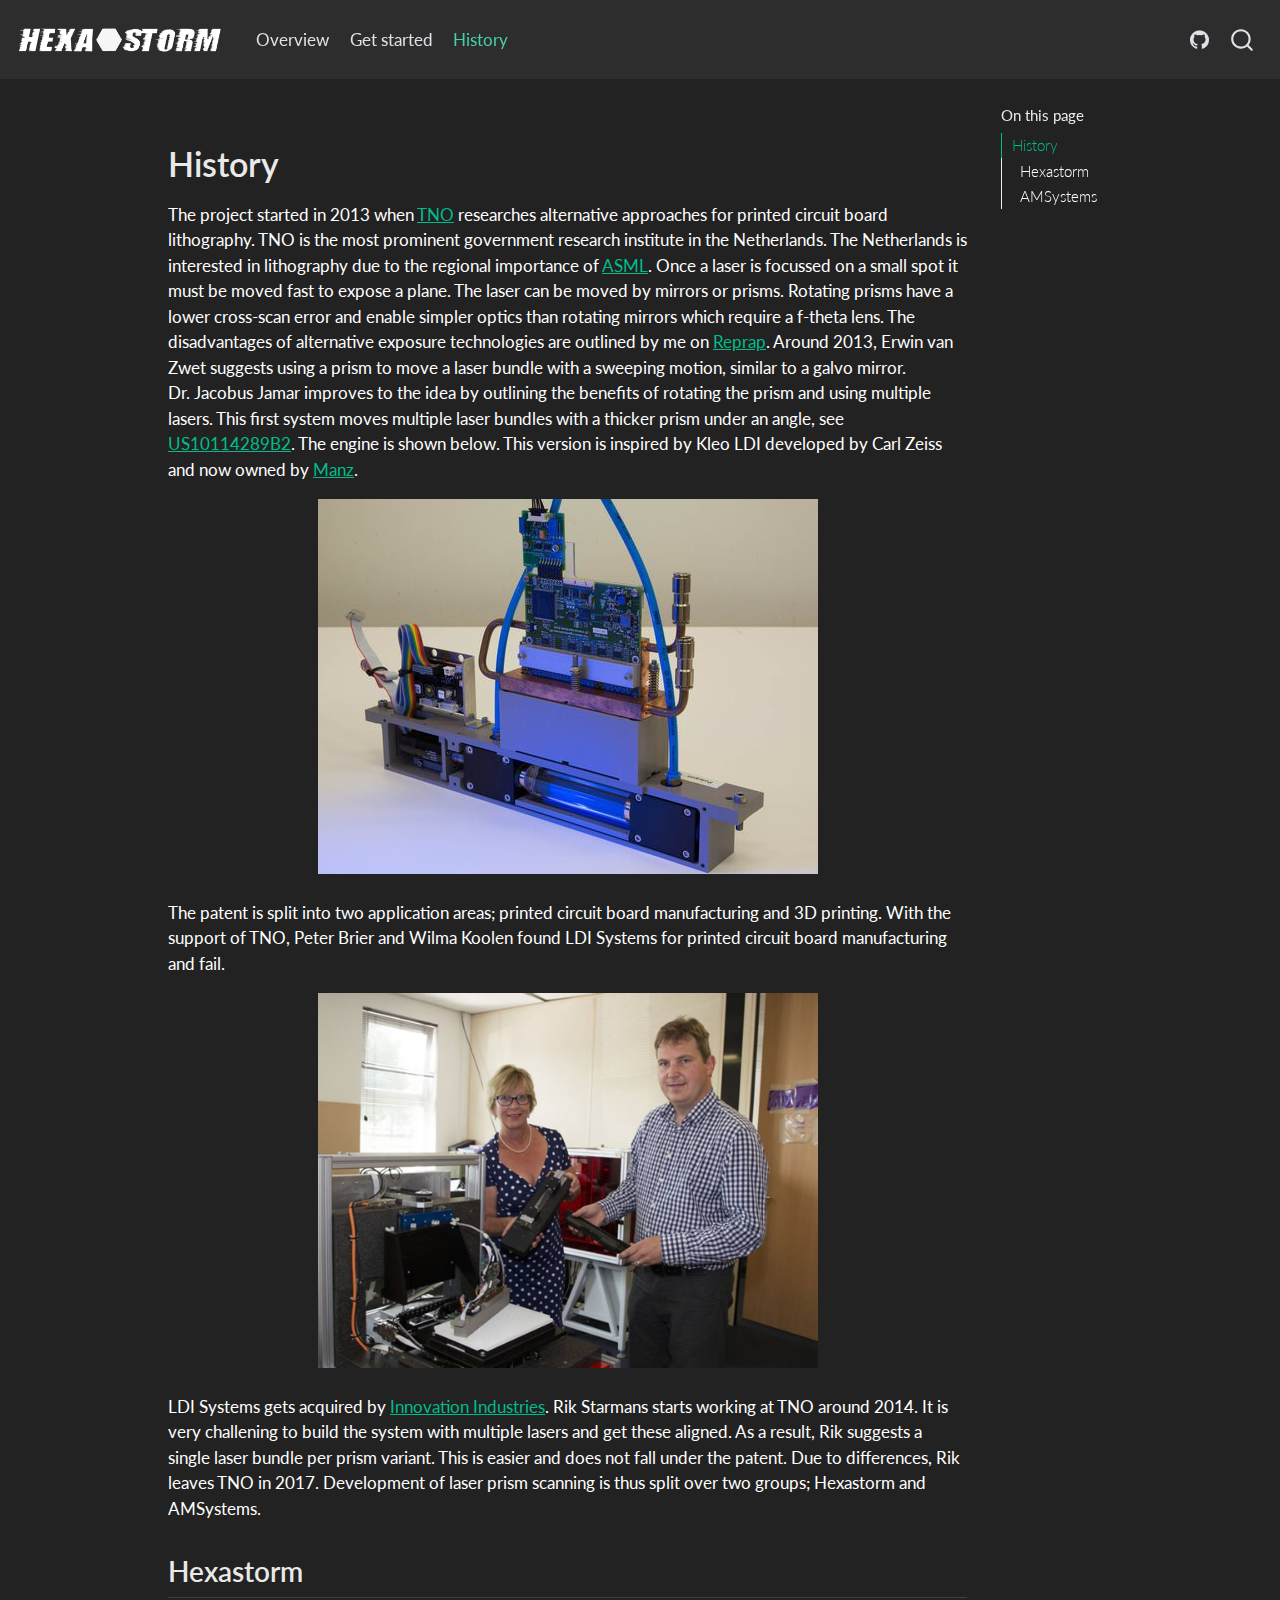
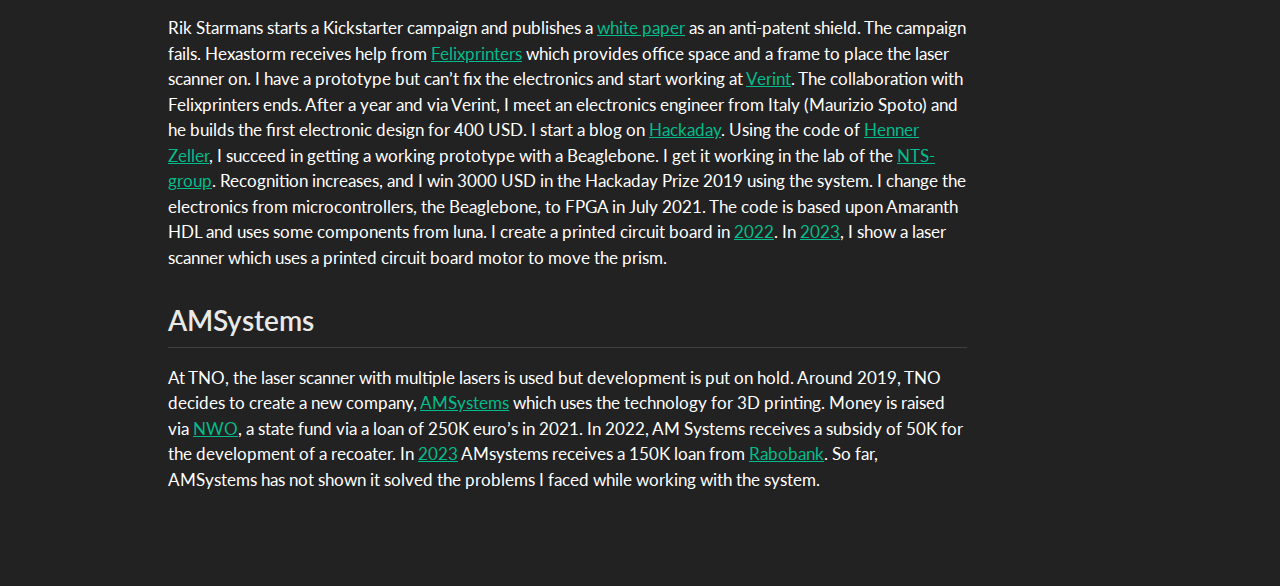
<file: history.html>
<!DOCTYPE html>
<html xmlns="http://www.w3.org/1999/xhtml" lang="en" xml:lang="en"><head>

<meta charset="utf-8">
<meta name="generator" content="quarto-1.3.433">

<meta name="viewport" content="width=device-width, initial-scale=1.0, user-scalable=yes">


<title>Hexastorm: Laser prism scanning – history</title>
<style>
code{white-space: pre-wrap;}
span.smallcaps{font-variant: small-caps;}
div.columns{display: flex; gap: min(4vw, 1.5em);}
div.column{flex: auto; overflow-x: auto;}
div.hanging-indent{margin-left: 1.5em; text-indent: -1.5em;}
ul.task-list{list-style: none;}
ul.task-list li input[type="checkbox"] {
  width: 0.8em;
  margin: 0 0.8em 0.2em -1em; /* quarto-specific, see https://github.com/quarto-dev/quarto-cli/issues/4556 */ 
  vertical-align: middle;
}
</style>


<script src="site_libs/quarto-nav/quarto-nav.js"></script>
<script src="site_libs/quarto-nav/headroom.min.js"></script>
<script src="site_libs/clipboard/clipboard.min.js"></script>
<script src="site_libs/quarto-search/autocomplete.umd.js"></script>
<script src="site_libs/quarto-search/fuse.min.js"></script>
<script src="site_libs/quarto-search/quarto-search.js"></script>
<meta name="quarto:offset" content="./">
<link href="./img/hexastormfavicon.webp" rel="icon">
<script src="site_libs/quarto-html/quarto.js"></script>
<script src="site_libs/quarto-html/popper.min.js"></script>
<script src="site_libs/quarto-html/tippy.umd.min.js"></script>
<script src="site_libs/quarto-html/anchor.min.js"></script>
<link href="site_libs/quarto-html/tippy.css" rel="stylesheet">
<link href="site_libs/quarto-html/quarto-syntax-highlighting-dark.css" rel="stylesheet" id="quarto-text-highlighting-styles">
<script src="site_libs/bootstrap/bootstrap.min.js"></script>
<link href="site_libs/bootstrap/bootstrap-icons.css" rel="stylesheet">
<link href="site_libs/bootstrap/bootstrap.min.css" rel="stylesheet" id="quarto-bootstrap" data-mode="dark">
<script src="site_libs/quarto-contrib/iconify-1.0.0-beta.2/iconify-icon.min.js"></script>
<script id="quarto-search-options" type="application/json">{
  "location": "navbar",
  "copy-button": false,
  "collapse-after": 3,
  "panel-placement": "end",
  "type": "overlay",
  "limit": 20,
  "language": {
    "search-no-results-text": "No results",
    "search-matching-documents-text": "matching documents",
    "search-copy-link-title": "Copy link to search",
    "search-hide-matches-text": "Hide additional matches",
    "search-more-match-text": "more match in this document",
    "search-more-matches-text": "more matches in this document",
    "search-clear-button-title": "Clear",
    "search-detached-cancel-button-title": "Cancel",
    "search-submit-button-title": "Submit",
    "search-label": "Search"
  }
}</script>


<link rel="stylesheet" href="styles.css">
</head>

<body class="nav-fixed">

<div id="quarto-search-results"></div>
  <header id="quarto-header" class="headroom fixed-top">
    <nav class="navbar navbar-expand-lg navbar-dark ">
      <div class="navbar-container container-fluid">
      <div class="navbar-brand-container">
    <a href="./index.html" class="navbar-brand navbar-brand-logo">
    <img src="./img/hexastormlogo.webp" alt="hexastorm" class="navbar-logo">
    </a>
  </div>
            <div id="quarto-search" class="" title="Search"></div>
          <button class="navbar-toggler" type="button" data-bs-toggle="collapse" data-bs-target="#navbarCollapse" aria-controls="navbarCollapse" aria-expanded="false" aria-label="Toggle navigation" onclick="if (window.quartoToggleHeadroom) { window.quartoToggleHeadroom(); }">
  <span class="navbar-toggler-icon"></span>
</button>
          <div class="collapse navbar-collapse" id="navbarCollapse">
            <ul class="navbar-nav navbar-nav-scroll me-auto">
  <li class="nav-item">
    <a class="nav-link" href="./index.html" rel="" target="">
 <span class="menu-text">Overview</span></a>
  </li>  
  <li class="nav-item">
    <a class="nav-link" href="./getstarted.html" rel="" target="">
 <span class="menu-text">Get started</span></a>
  </li>  
  <li class="nav-item">
    <a class="nav-link active" href="./history.html" rel="" target="" aria-current="page">
 <span class="menu-text">History</span></a>
  </li>  
</ul>
            <ul class="navbar-nav navbar-nav-scroll ms-auto">
  <li class="nav-item">
    <a class="nav-link" href="https://hackaday.io/project/21933-prism-laser-scanner" rel="" target="">
 <span class="menu-text"><iconify-icon inline="" icon="cib:hackaday"></iconify-icon></span></a>
  </li>  
  <li class="nav-item compact">
    <a class="nav-link" href="https://github.com/hstarmans/hexastorm" rel="" target=""><i class="bi bi-github" role="img" aria-label="GitHub">
</i> 
 <span class="menu-text"></span></a>
  </li>  
</ul>
            <div class="quarto-navbar-tools">
</div>
          </div> <!-- /navcollapse -->
      </div> <!-- /container-fluid -->
    </nav>
</header>
<!-- content -->
<div id="quarto-content" class="quarto-container page-columns page-rows-contents page-layout-article page-navbar">
<!-- sidebar -->
<!-- margin-sidebar -->
    <div id="quarto-margin-sidebar" class="sidebar margin-sidebar">
        <nav id="TOC" role="doc-toc" class="toc-active">
    <h2 id="toc-title">On this page</h2>
   
  <ul>
  <li><a href="#history" id="toc-history" class="nav-link active" data-scroll-target="#history">History</a>
  <ul class="collapse">
  <li><a href="#hexastorm" id="toc-hexastorm" class="nav-link" data-scroll-target="#hexastorm">Hexastorm</a></li>
  <li><a href="#amsystems" id="toc-amsystems" class="nav-link" data-scroll-target="#amsystems">AMSystems</a></li>
  </ul></li>
  </ul>
</nav>
    </div>
<!-- main -->
<main class="content" id="quarto-document-content">



<section id="history" class="level1">
<h1>History</h1>
<p>The project started in 2013 when <a href="https://tno.nl">TNO</a> researches alternative approaches for printed circuit board lithography. TNO is the most prominent government research institute in the Netherlands. The Netherlands is interested in lithography due to the regional importance of <a href="https://asml.com">ASML</a>. Once a laser is focussed on a small spot it must be moved fast to expose a plane. The laser can be moved by mirrors or prisms. Rotating prisms have a lower cross-scan error and enable simpler optics than rotating mirrors which require a f-theta lens. The disadvantages of alternative exposure technologies are outlined by me on <a href="https://reprap.org/wiki/Open_hardware_fast_high_resolution_LASER">Reprap</a>. Around 2013, Erwin van Zwet suggests using a prism to move a laser bundle with a sweeping motion, similar to a galvo mirror. Dr.&nbsp;Jacobus Jamar improves to the idea by outlining the benefits of rotating the prism and using multiple lasers. This first system moves multiple laser bundles with a thicker prism under an angle, see <a href="https://patents.google.com/patent/US10114289B2">US10114289B2</a>. The engine is shown below. This version is inspired by Kleo LDI developed by Carl Zeiss and now owned by <a href="https://www.manz.com/ecomaXL/files/Manz_product-brochure_PLI400_EN.pdf">Manz</a>.</p>
<div class="quarto-figure quarto-figure-center">
<figure class="figure">
<p><img src="img/plurality.jpg" class="img-fluid figure-img" width="500"></p>
</figure>
</div>
<p>The patent is split into two application areas; printed circuit board manufacturing and 3D printing. With the support of TNO, Peter Brier and Wilma Koolen found LDI Systems for printed circuit board manufacturing and fail.</p>
<div class="quarto-figure quarto-figure-center">
<figure class="figure">
<p><img src="img/LDI_systems_ED600px.jpg" class="img-fluid figure-img" width="500"></p>
</figure>
</div>
<p>LDI Systems gets acquired by <a href="https://www.innovationindustries.com/">Innovation Industries</a>. Rik Starmans starts working at TNO around 2014. It is very challening to build the system with multiple lasers and get these aligned. As a result, Rik suggests a single laser bundle per prism variant. This is easier and does not fall under the patent. Due to differences, Rik leaves TNO in 2017. Development of laser prism scanning is thus split over two groups; Hexastorm and AMSystems.</p>
<section id="hexastorm" class="level2">
<h2 class="anchored" data-anchor-id="hexastorm">Hexastorm</h2>
<p>Rik Starmans starts a Kickstarter campaign and publishes a <a href="https://reprap.org/wiki/Open_hardware_fast_high_resolution_LASER">white paper</a> as an anti-patent shield. The campaign fails. Hexastorm receives help from <a href="https://www.felixprinters.com/">Felixprinters</a> which provides office space and a frame to place the laser scanner on. I have a prototype but can’t fix the electronics and start working at <a href="https://verint.com">Verint</a>. The collaboration with Felixprinters ends. After a year and via Verint, I meet an electronics engineer from Italy (Maurizio Spoto) and he builds the first electronic design for 400 USD. I start a blog on <a href="https://hackaday.io/project/21933-prism-laser-scanner">Hackaday</a>. Using the code of <a href="https://github.com/hzeller/ldgraphy">Henner Zeller</a>, I succeed in getting a working prototype with a Beaglebone. I get it working in the lab of the <a href="https://youtu.be/SofTXG5s_MA">NTS-group</a>. Recognition increases, and I win 3000 USD in the Hackaday Prize 2019 using the system. I change the electronics from microcontrollers, the Beaglebone, to FPGA in July 2021. The code is based upon Amaranth HDL and uses some components from luna. I create a printed circuit board in <a href="https://www.youtube.com/watch?v=dR09Tev0cPk">2022</a>. In <a href="https://hackaday.com/2023/02/22/laser-scanner-upgraded-to-use-pcb-motor/">2023</a>, I show a laser scanner which uses a printed circuit board motor to move the prism.</p>
</section>
<section id="amsystems" class="level2">
<h2 class="anchored" data-anchor-id="amsystems">AMSystems</h2>
<p>At TNO, the laser scanner with multiple lasers is used but development is put on hold. Around 2019, TNO decides to create a new company, <a href="https://www.amsystems.nl/">AMSystems</a> which uses the technology for 3D printing. Money is raised via <a href="https://www.nwo.nl/">NWO</a>, a state fund via a loan of 250K euro’s in 2021. In 2022, AM Systems receives a subsidy of 50K for the development of a recoater. In <a href="https://www.amsystems.nl/products">2023</a> AMsystems receives a 150K loan from <a href="https://rabobank.com">Rabobank</a>. So far, AMSystems has not shown it solved the problems I faced while working with the system.</p>


</section>
</section>

</main> <!-- /main -->
<script id="quarto-html-after-body" type="application/javascript">
window.document.addEventListener("DOMContentLoaded", function (event) {
  const toggleBodyColorMode = (bsSheetEl) => {
    const mode = bsSheetEl.getAttribute("data-mode");
    const bodyEl = window.document.querySelector("body");
    if (mode === "dark") {
      bodyEl.classList.add("quarto-dark");
      bodyEl.classList.remove("quarto-light");
    } else {
      bodyEl.classList.add("quarto-light");
      bodyEl.classList.remove("quarto-dark");
    }
  }
  const toggleBodyColorPrimary = () => {
    const bsSheetEl = window.document.querySelector("link#quarto-bootstrap");
    if (bsSheetEl) {
      toggleBodyColorMode(bsSheetEl);
    }
  }
  toggleBodyColorPrimary();  
  const icon = "";
  const anchorJS = new window.AnchorJS();
  anchorJS.options = {
    placement: 'right',
    icon: icon
  };
  anchorJS.add('.anchored');
  const isCodeAnnotation = (el) => {
    for (const clz of el.classList) {
      if (clz.startsWith('code-annotation-')) {                     
        return true;
      }
    }
    return false;
  }
  const clipboard = new window.ClipboardJS('.code-copy-button', {
    text: function(trigger) {
      const codeEl = trigger.previousElementSibling.cloneNode(true);
      for (const childEl of codeEl.children) {
        if (isCodeAnnotation(childEl)) {
          childEl.remove();
        }
      }
      return codeEl.innerText;
    }
  });
  clipboard.on('success', function(e) {
    // button target
    const button = e.trigger;
    // don't keep focus
    button.blur();
    // flash "checked"
    button.classList.add('code-copy-button-checked');
    var currentTitle = button.getAttribute("title");
    button.setAttribute("title", "Copied!");
    let tooltip;
    if (window.bootstrap) {
      button.setAttribute("data-bs-toggle", "tooltip");
      button.setAttribute("data-bs-placement", "left");
      button.setAttribute("data-bs-title", "Copied!");
      tooltip = new bootstrap.Tooltip(button, 
        { trigger: "manual", 
          customClass: "code-copy-button-tooltip",
          offset: [0, -8]});
      tooltip.show();    
    }
    setTimeout(function() {
      if (tooltip) {
        tooltip.hide();
        button.removeAttribute("data-bs-title");
        button.removeAttribute("data-bs-toggle");
        button.removeAttribute("data-bs-placement");
      }
      button.setAttribute("title", currentTitle);
      button.classList.remove('code-copy-button-checked');
    }, 1000);
    // clear code selection
    e.clearSelection();
  });
  function tippyHover(el, contentFn) {
    const config = {
      allowHTML: true,
      content: contentFn,
      maxWidth: 500,
      delay: 100,
      arrow: false,
      appendTo: function(el) {
          return el.parentElement;
      },
      interactive: true,
      interactiveBorder: 10,
      theme: 'quarto',
      placement: 'bottom-start'
    };
    window.tippy(el, config); 
  }
  const noterefs = window.document.querySelectorAll('a[role="doc-noteref"]');
  for (var i=0; i<noterefs.length; i++) {
    const ref = noterefs[i];
    tippyHover(ref, function() {
      // use id or data attribute instead here
      let href = ref.getAttribute('data-footnote-href') || ref.getAttribute('href');
      try { href = new URL(href).hash; } catch {}
      const id = href.replace(/^#\/?/, "");
      const note = window.document.getElementById(id);
      return note.innerHTML;
    });
  }
      let selectedAnnoteEl;
      const selectorForAnnotation = ( cell, annotation) => {
        let cellAttr = 'data-code-cell="' + cell + '"';
        let lineAttr = 'data-code-annotation="' +  annotation + '"';
        const selector = 'span[' + cellAttr + '][' + lineAttr + ']';
        return selector;
      }
      const selectCodeLines = (annoteEl) => {
        const doc = window.document;
        const targetCell = annoteEl.getAttribute("data-target-cell");
        const targetAnnotation = annoteEl.getAttribute("data-target-annotation");
        const annoteSpan = window.document.querySelector(selectorForAnnotation(targetCell, targetAnnotation));
        const lines = annoteSpan.getAttribute("data-code-lines").split(",");
        const lineIds = lines.map((line) => {
          return targetCell + "-" + line;
        })
        let top = null;
        let height = null;
        let parent = null;
        if (lineIds.length > 0) {
            //compute the position of the single el (top and bottom and make a div)
            const el = window.document.getElementById(lineIds[0]);
            top = el.offsetTop;
            height = el.offsetHeight;
            parent = el.parentElement.parentElement;
          if (lineIds.length > 1) {
            const lastEl = window.document.getElementById(lineIds[lineIds.length - 1]);
            const bottom = lastEl.offsetTop + lastEl.offsetHeight;
            height = bottom - top;
          }
          if (top !== null && height !== null && parent !== null) {
            // cook up a div (if necessary) and position it 
            let div = window.document.getElementById("code-annotation-line-highlight");
            if (div === null) {
              div = window.document.createElement("div");
              div.setAttribute("id", "code-annotation-line-highlight");
              div.style.position = 'absolute';
              parent.appendChild(div);
            }
            div.style.top = top - 2 + "px";
            div.style.height = height + 4 + "px";
            let gutterDiv = window.document.getElementById("code-annotation-line-highlight-gutter");
            if (gutterDiv === null) {
              gutterDiv = window.document.createElement("div");
              gutterDiv.setAttribute("id", "code-annotation-line-highlight-gutter");
              gutterDiv.style.position = 'absolute';
              const codeCell = window.document.getElementById(targetCell);
              const gutter = codeCell.querySelector('.code-annotation-gutter');
              gutter.appendChild(gutterDiv);
            }
            gutterDiv.style.top = top - 2 + "px";
            gutterDiv.style.height = height + 4 + "px";
          }
          selectedAnnoteEl = annoteEl;
        }
      };
      const unselectCodeLines = () => {
        const elementsIds = ["code-annotation-line-highlight", "code-annotation-line-highlight-gutter"];
        elementsIds.forEach((elId) => {
          const div = window.document.getElementById(elId);
          if (div) {
            div.remove();
          }
        });
        selectedAnnoteEl = undefined;
      };
      // Attach click handler to the DT
      const annoteDls = window.document.querySelectorAll('dt[data-target-cell]');
      for (const annoteDlNode of annoteDls) {
        annoteDlNode.addEventListener('click', (event) => {
          const clickedEl = event.target;
          if (clickedEl !== selectedAnnoteEl) {
            unselectCodeLines();
            const activeEl = window.document.querySelector('dt[data-target-cell].code-annotation-active');
            if (activeEl) {
              activeEl.classList.remove('code-annotation-active');
            }
            selectCodeLines(clickedEl);
            clickedEl.classList.add('code-annotation-active');
          } else {
            // Unselect the line
            unselectCodeLines();
            clickedEl.classList.remove('code-annotation-active');
          }
        });
      }
  const findCites = (el) => {
    const parentEl = el.parentElement;
    if (parentEl) {
      const cites = parentEl.dataset.cites;
      if (cites) {
        return {
          el,
          cites: cites.split(' ')
        };
      } else {
        return findCites(el.parentElement)
      }
    } else {
      return undefined;
    }
  };
  var bibliorefs = window.document.querySelectorAll('a[role="doc-biblioref"]');
  for (var i=0; i<bibliorefs.length; i++) {
    const ref = bibliorefs[i];
    const citeInfo = findCites(ref);
    if (citeInfo) {
      tippyHover(citeInfo.el, function() {
        var popup = window.document.createElement('div');
        citeInfo.cites.forEach(function(cite) {
          var citeDiv = window.document.createElement('div');
          citeDiv.classList.add('hanging-indent');
          citeDiv.classList.add('csl-entry');
          var biblioDiv = window.document.getElementById('ref-' + cite);
          if (biblioDiv) {
            citeDiv.innerHTML = biblioDiv.innerHTML;
          }
          popup.appendChild(citeDiv);
        });
        return popup.innerHTML;
      });
    }
  }
});
</script>
</div> <!-- /content -->



</body></html>
</file>
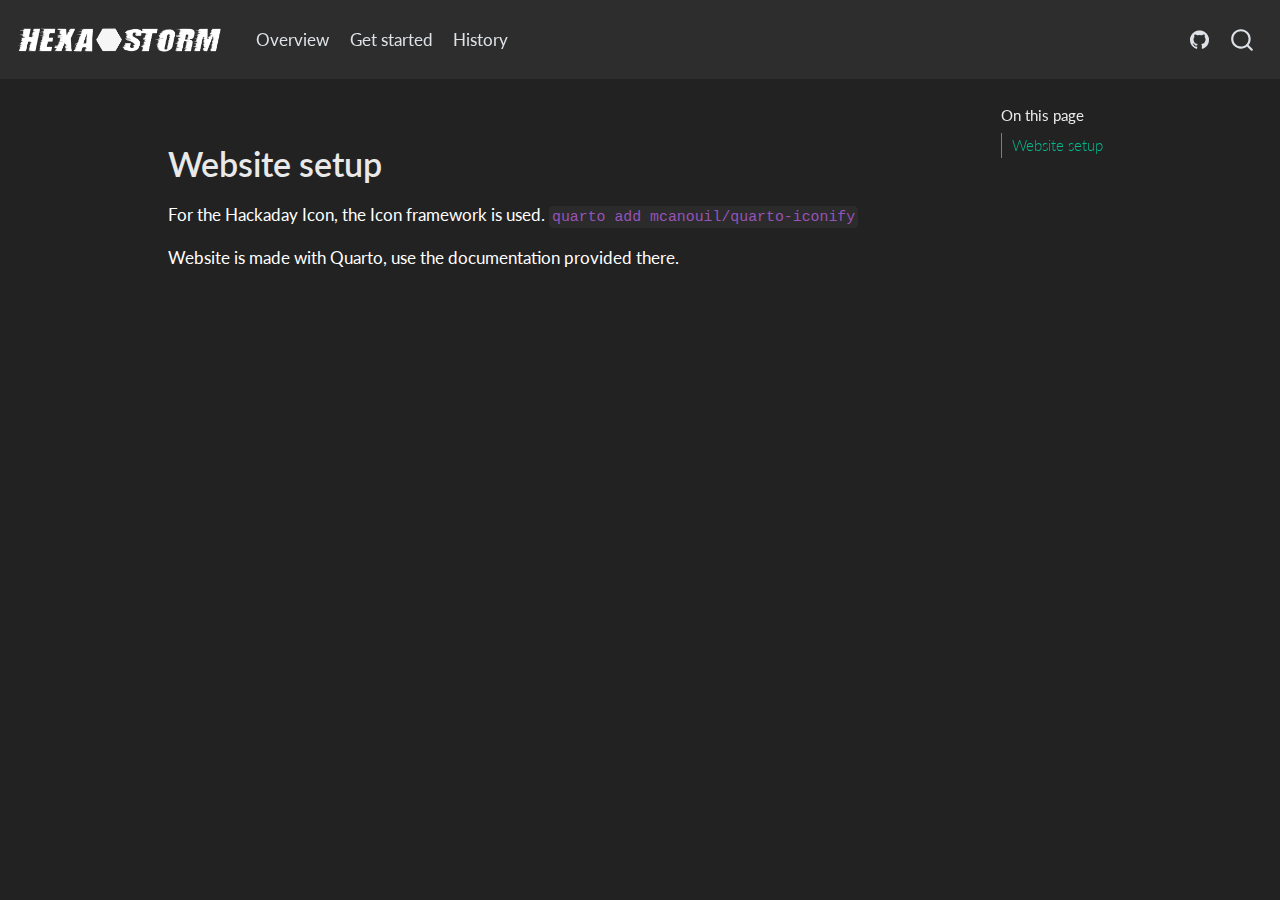
<file: readme.html>
<!DOCTYPE html>
<html xmlns="http://www.w3.org/1999/xhtml" lang="en" xml:lang="en"><head>

<meta charset="utf-8">
<meta name="generator" content="quarto-1.3.433">

<meta name="viewport" content="width=device-width, initial-scale=1.0, user-scalable=yes">


<title>Hexastorm: Laser prism scanning – readme</title>
<style>
code{white-space: pre-wrap;}
span.smallcaps{font-variant: small-caps;}
div.columns{display: flex; gap: min(4vw, 1.5em);}
div.column{flex: auto; overflow-x: auto;}
div.hanging-indent{margin-left: 1.5em; text-indent: -1.5em;}
ul.task-list{list-style: none;}
ul.task-list li input[type="checkbox"] {
  width: 0.8em;
  margin: 0 0.8em 0.2em -1em; /* quarto-specific, see https://github.com/quarto-dev/quarto-cli/issues/4556 */ 
  vertical-align: middle;
}
</style>


<script src="site_libs/quarto-nav/quarto-nav.js"></script>
<script src="site_libs/quarto-nav/headroom.min.js"></script>
<script src="site_libs/clipboard/clipboard.min.js"></script>
<script src="site_libs/quarto-search/autocomplete.umd.js"></script>
<script src="site_libs/quarto-search/fuse.min.js"></script>
<script src="site_libs/quarto-search/quarto-search.js"></script>
<meta name="quarto:offset" content="./">
<link href="./img/hexastormfavicon.webp" rel="icon">
<script src="site_libs/quarto-html/quarto.js"></script>
<script src="site_libs/quarto-html/popper.min.js"></script>
<script src="site_libs/quarto-html/tippy.umd.min.js"></script>
<script src="site_libs/quarto-html/anchor.min.js"></script>
<link href="site_libs/quarto-html/tippy.css" rel="stylesheet">
<link href="site_libs/quarto-html/quarto-syntax-highlighting-dark.css" rel="stylesheet" id="quarto-text-highlighting-styles">
<script src="site_libs/bootstrap/bootstrap.min.js"></script>
<link href="site_libs/bootstrap/bootstrap-icons.css" rel="stylesheet">
<link href="site_libs/bootstrap/bootstrap.min.css" rel="stylesheet" id="quarto-bootstrap" data-mode="dark">
<script src="site_libs/quarto-contrib/iconify-1.0.0-beta.2/iconify-icon.min.js"></script>
<script id="quarto-search-options" type="application/json">{
  "location": "navbar",
  "copy-button": false,
  "collapse-after": 3,
  "panel-placement": "end",
  "type": "overlay",
  "limit": 20,
  "language": {
    "search-no-results-text": "No results",
    "search-matching-documents-text": "matching documents",
    "search-copy-link-title": "Copy link to search",
    "search-hide-matches-text": "Hide additional matches",
    "search-more-match-text": "more match in this document",
    "search-more-matches-text": "more matches in this document",
    "search-clear-button-title": "Clear",
    "search-detached-cancel-button-title": "Cancel",
    "search-submit-button-title": "Submit",
    "search-label": "Search"
  }
}</script>


<link rel="stylesheet" href="styles.css">
</head>

<body class="nav-fixed">

<div id="quarto-search-results"></div>
  <header id="quarto-header" class="headroom fixed-top">
    <nav class="navbar navbar-expand-lg navbar-dark ">
      <div class="navbar-container container-fluid">
      <div class="navbar-brand-container">
    <a href="./index.html" class="navbar-brand navbar-brand-logo">
    <img src="./img/hexastormlogo.webp" alt="hexastorm" class="navbar-logo">
    </a>
  </div>
            <div id="quarto-search" class="" title="Search"></div>
          <button class="navbar-toggler" type="button" data-bs-toggle="collapse" data-bs-target="#navbarCollapse" aria-controls="navbarCollapse" aria-expanded="false" aria-label="Toggle navigation" onclick="if (window.quartoToggleHeadroom) { window.quartoToggleHeadroom(); }">
  <span class="navbar-toggler-icon"></span>
</button>
          <div class="collapse navbar-collapse" id="navbarCollapse">
            <ul class="navbar-nav navbar-nav-scroll me-auto">
  <li class="nav-item">
    <a class="nav-link" href="./index.html" rel="" target="">
 <span class="menu-text">Overview</span></a>
  </li>  
  <li class="nav-item">
    <a class="nav-link" href="./getstarted.html" rel="" target="">
 <span class="menu-text">Get started</span></a>
  </li>  
  <li class="nav-item">
    <a class="nav-link" href="./history.html" rel="" target="">
 <span class="menu-text">History</span></a>
  </li>  
</ul>
            <ul class="navbar-nav navbar-nav-scroll ms-auto">
  <li class="nav-item">
    <a class="nav-link" href="https://hackaday.io/project/21933-prism-laser-scanner" rel="" target="">
 <span class="menu-text"><iconify-icon inline="" icon="cib:hackaday"></iconify-icon></span></a>
  </li>  
  <li class="nav-item compact">
    <a class="nav-link" href="https://github.com/hstarmans/hexastorm" rel="" target=""><i class="bi bi-github" role="img" aria-label="GitHub">
</i> 
 <span class="menu-text"></span></a>
  </li>  
</ul>
            <div class="quarto-navbar-tools">
</div>
          </div> <!-- /navcollapse -->
      </div> <!-- /container-fluid -->
    </nav>
</header>
<!-- content -->
<div id="quarto-content" class="quarto-container page-columns page-rows-contents page-layout-article page-navbar">
<!-- sidebar -->
<!-- margin-sidebar -->
    <div id="quarto-margin-sidebar" class="sidebar margin-sidebar">
        <nav id="TOC" role="doc-toc" class="toc-active">
    <h2 id="toc-title">On this page</h2>
   
  <ul>
  <li><a href="#website-setup" id="toc-website-setup" class="nav-link active" data-scroll-target="#website-setup">Website setup</a></li>
  </ul>
</nav>
    </div>
<!-- main -->
<main class="content" id="quarto-document-content">



<section id="website-setup" class="level1">
<h1>Website setup</h1>
<p>For the Hackaday Icon, the Icon framework is used. <code>quarto add mcanouil/quarto-iconify</code></p>
<p>Website is made with Quarto, use the documentation provided there.</p>


</section>

</main> <!-- /main -->
<script id="quarto-html-after-body" type="application/javascript">
window.document.addEventListener("DOMContentLoaded", function (event) {
  const toggleBodyColorMode = (bsSheetEl) => {
    const mode = bsSheetEl.getAttribute("data-mode");
    const bodyEl = window.document.querySelector("body");
    if (mode === "dark") {
      bodyEl.classList.add("quarto-dark");
      bodyEl.classList.remove("quarto-light");
    } else {
      bodyEl.classList.add("quarto-light");
      bodyEl.classList.remove("quarto-dark");
    }
  }
  const toggleBodyColorPrimary = () => {
    const bsSheetEl = window.document.querySelector("link#quarto-bootstrap");
    if (bsSheetEl) {
      toggleBodyColorMode(bsSheetEl);
    }
  }
  toggleBodyColorPrimary();  
  const icon = "";
  const anchorJS = new window.AnchorJS();
  anchorJS.options = {
    placement: 'right',
    icon: icon
  };
  anchorJS.add('.anchored');
  const isCodeAnnotation = (el) => {
    for (const clz of el.classList) {
      if (clz.startsWith('code-annotation-')) {                     
        return true;
      }
    }
    return false;
  }
  const clipboard = new window.ClipboardJS('.code-copy-button', {
    text: function(trigger) {
      const codeEl = trigger.previousElementSibling.cloneNode(true);
      for (const childEl of codeEl.children) {
        if (isCodeAnnotation(childEl)) {
          childEl.remove();
        }
      }
      return codeEl.innerText;
    }
  });
  clipboard.on('success', function(e) {
    // button target
    const button = e.trigger;
    // don't keep focus
    button.blur();
    // flash "checked"
    button.classList.add('code-copy-button-checked');
    var currentTitle = button.getAttribute("title");
    button.setAttribute("title", "Copied!");
    let tooltip;
    if (window.bootstrap) {
      button.setAttribute("data-bs-toggle", "tooltip");
      button.setAttribute("data-bs-placement", "left");
      button.setAttribute("data-bs-title", "Copied!");
      tooltip = new bootstrap.Tooltip(button, 
        { trigger: "manual", 
          customClass: "code-copy-button-tooltip",
          offset: [0, -8]});
      tooltip.show();    
    }
    setTimeout(function() {
      if (tooltip) {
        tooltip.hide();
        button.removeAttribute("data-bs-title");
        button.removeAttribute("data-bs-toggle");
        button.removeAttribute("data-bs-placement");
      }
      button.setAttribute("title", currentTitle);
      button.classList.remove('code-copy-button-checked');
    }, 1000);
    // clear code selection
    e.clearSelection();
  });
  function tippyHover(el, contentFn) {
    const config = {
      allowHTML: true,
      content: contentFn,
      maxWidth: 500,
      delay: 100,
      arrow: false,
      appendTo: function(el) {
          return el.parentElement;
      },
      interactive: true,
      interactiveBorder: 10,
      theme: 'quarto',
      placement: 'bottom-start'
    };
    window.tippy(el, config); 
  }
  const noterefs = window.document.querySelectorAll('a[role="doc-noteref"]');
  for (var i=0; i<noterefs.length; i++) {
    const ref = noterefs[i];
    tippyHover(ref, function() {
      // use id or data attribute instead here
      let href = ref.getAttribute('data-footnote-href') || ref.getAttribute('href');
      try { href = new URL(href).hash; } catch {}
      const id = href.replace(/^#\/?/, "");
      const note = window.document.getElementById(id);
      return note.innerHTML;
    });
  }
      let selectedAnnoteEl;
      const selectorForAnnotation = ( cell, annotation) => {
        let cellAttr = 'data-code-cell="' + cell + '"';
        let lineAttr = 'data-code-annotation="' +  annotation + '"';
        const selector = 'span[' + cellAttr + '][' + lineAttr + ']';
        return selector;
      }
      const selectCodeLines = (annoteEl) => {
        const doc = window.document;
        const targetCell = annoteEl.getAttribute("data-target-cell");
        const targetAnnotation = annoteEl.getAttribute("data-target-annotation");
        const annoteSpan = window.document.querySelector(selectorForAnnotation(targetCell, targetAnnotation));
        const lines = annoteSpan.getAttribute("data-code-lines").split(",");
        const lineIds = lines.map((line) => {
          return targetCell + "-" + line;
        })
        let top = null;
        let height = null;
        let parent = null;
        if (lineIds.length > 0) {
            //compute the position of the single el (top and bottom and make a div)
            const el = window.document.getElementById(lineIds[0]);
            top = el.offsetTop;
            height = el.offsetHeight;
            parent = el.parentElement.parentElement;
          if (lineIds.length > 1) {
            const lastEl = window.document.getElementById(lineIds[lineIds.length - 1]);
            const bottom = lastEl.offsetTop + lastEl.offsetHeight;
            height = bottom - top;
          }
          if (top !== null && height !== null && parent !== null) {
            // cook up a div (if necessary) and position it 
            let div = window.document.getElementById("code-annotation-line-highlight");
            if (div === null) {
              div = window.document.createElement("div");
              div.setAttribute("id", "code-annotation-line-highlight");
              div.style.position = 'absolute';
              parent.appendChild(div);
            }
            div.style.top = top - 2 + "px";
            div.style.height = height + 4 + "px";
            let gutterDiv = window.document.getElementById("code-annotation-line-highlight-gutter");
            if (gutterDiv === null) {
              gutterDiv = window.document.createElement("div");
              gutterDiv.setAttribute("id", "code-annotation-line-highlight-gutter");
              gutterDiv.style.position = 'absolute';
              const codeCell = window.document.getElementById(targetCell);
              const gutter = codeCell.querySelector('.code-annotation-gutter');
              gutter.appendChild(gutterDiv);
            }
            gutterDiv.style.top = top - 2 + "px";
            gutterDiv.style.height = height + 4 + "px";
          }
          selectedAnnoteEl = annoteEl;
        }
      };
      const unselectCodeLines = () => {
        const elementsIds = ["code-annotation-line-highlight", "code-annotation-line-highlight-gutter"];
        elementsIds.forEach((elId) => {
          const div = window.document.getElementById(elId);
          if (div) {
            div.remove();
          }
        });
        selectedAnnoteEl = undefined;
      };
      // Attach click handler to the DT
      const annoteDls = window.document.querySelectorAll('dt[data-target-cell]');
      for (const annoteDlNode of annoteDls) {
        annoteDlNode.addEventListener('click', (event) => {
          const clickedEl = event.target;
          if (clickedEl !== selectedAnnoteEl) {
            unselectCodeLines();
            const activeEl = window.document.querySelector('dt[data-target-cell].code-annotation-active');
            if (activeEl) {
              activeEl.classList.remove('code-annotation-active');
            }
            selectCodeLines(clickedEl);
            clickedEl.classList.add('code-annotation-active');
          } else {
            // Unselect the line
            unselectCodeLines();
            clickedEl.classList.remove('code-annotation-active');
          }
        });
      }
  const findCites = (el) => {
    const parentEl = el.parentElement;
    if (parentEl) {
      const cites = parentEl.dataset.cites;
      if (cites) {
        return {
          el,
          cites: cites.split(' ')
        };
      } else {
        return findCites(el.parentElement)
      }
    } else {
      return undefined;
    }
  };
  var bibliorefs = window.document.querySelectorAll('a[role="doc-biblioref"]');
  for (var i=0; i<bibliorefs.length; i++) {
    const ref = bibliorefs[i];
    const citeInfo = findCites(ref);
    if (citeInfo) {
      tippyHover(citeInfo.el, function() {
        var popup = window.document.createElement('div');
        citeInfo.cites.forEach(function(cite) {
          var citeDiv = window.document.createElement('div');
          citeDiv.classList.add('hanging-indent');
          citeDiv.classList.add('csl-entry');
          var biblioDiv = window.document.getElementById('ref-' + cite);
          if (biblioDiv) {
            citeDiv.innerHTML = biblioDiv.innerHTML;
          }
          popup.appendChild(citeDiv);
        });
        return popup.innerHTML;
      });
    }
  }
});
</script>
</div> <!-- /content -->



</body></html>
</file>
<file: site_libs/quarto-html/tippy.css>
.tippy-box[data-animation=fade][data-state=hidden]{opacity:0}[data-tippy-root]{max-width:calc(100vw - 10px)}.tippy-box{position:relative;background-color:#333;color:#fff;border-radius:4px;font-size:14px;line-height:1.4;white-space:normal;outline:0;transition-property:transform,visibility,opacity}.tippy-box[data-placement^=top]>.tippy-arrow{bottom:0}.tippy-box[data-placement^=top]>.tippy-arrow:before{bottom:-7px;left:0;border-width:8px 8px 0;border-top-color:initial;transform-origin:center top}.tippy-box[data-placement^=bottom]>.tippy-arrow{top:0}.tippy-box[data-placement^=bottom]>.tippy-arrow:before{top:-7px;left:0;border-width:0 8px 8px;border-bottom-color:initial;transform-origin:center bottom}.tippy-box[data-placement^=left]>.tippy-arrow{right:0}.tippy-box[data-placement^=left]>.tippy-arrow:before{border-width:8px 0 8px 8px;border-left-color:initial;right:-7px;transform-origin:center left}.tippy-box[data-placement^=right]>.tippy-arrow{left:0}.tippy-box[data-placement^=right]>.tippy-arrow:before{left:-7px;border-width:8px 8px 8px 0;border-right-color:initial;transform-origin:center right}.tippy-box[data-inertia][data-state=visible]{transition-timing-function:cubic-bezier(.54,1.5,.38,1.11)}.tippy-arrow{width:16px;height:16px;color:#333}.tippy-arrow:before{content:"";position:absolute;border-color:transparent;border-style:solid}.tippy-content{position:relative;padding:5px 9px;z-index:1}
</file>
<file: site_libs/quarto-html/quarto-syntax-highlighting-dark.css>
/* quarto syntax highlight colors */
:root {
  --quarto-hl-al-color: #f07178;
  --quarto-hl-an-color: #d4d0ab;
  --quarto-hl-at-color: #00e0e0;
  --quarto-hl-bn-color: #d4d0ab;
  --quarto-hl-bu-color: #abe338;
  --quarto-hl-ch-color: #abe338;
  --quarto-hl-co-color: #f8f8f2;
  --quarto-hl-cv-color: #ffd700;
  --quarto-hl-cn-color: #ffd700;
  --quarto-hl-cf-color: #ffa07a;
  --quarto-hl-dt-color: #ffa07a;
  --quarto-hl-dv-color: #d4d0ab;
  --quarto-hl-do-color: #f8f8f2;
  --quarto-hl-er-color: #f07178;
  --quarto-hl-ex-color: #00e0e0;
  --quarto-hl-fl-color: #d4d0ab;
  --quarto-hl-fu-color: #ffa07a;
  --quarto-hl-im-color: #abe338;
  --quarto-hl-in-color: #d4d0ab;
  --quarto-hl-kw-color: #ffa07a;
  --quarto-hl-op-color: #ffa07a;
  --quarto-hl-ot-color: #00e0e0;
  --quarto-hl-pp-color: #dcc6e0;
  --quarto-hl-re-color: #00e0e0;
  --quarto-hl-sc-color: #abe338;
  --quarto-hl-ss-color: #abe338;
  --quarto-hl-st-color: #abe338;
  --quarto-hl-va-color: #00e0e0;
  --quarto-hl-vs-color: #abe338;
  --quarto-hl-wa-color: #dcc6e0;
}

/* other quarto variables */
:root {
  --quarto-font-monospace: SFMono-Regular, Menlo, Monaco, Consolas, "Liberation Mono", "Courier New", monospace;
}

code span.al {
  background-color: #2a0f15;
  font-weight: bold;
  color: #f07178;
}

code span.an {
  color: #d4d0ab;
}

code span.at {
  color: #00e0e0;
}

code span.bn {
  color: #d4d0ab;
}

code span.bu {
  color: #abe338;
}

code span.ch {
  color: #abe338;
}

code span.co {
  font-style: italic;
  color: #f8f8f2;
}

code span.cv {
  color: #ffd700;
}

code span.cn {
  color: #ffd700;
}

code span.cf {
  font-weight: bold;
  color: #ffa07a;
}

code span.dt {
  color: #ffa07a;
}

code span.dv {
  color: #d4d0ab;
}

code span.do {
  color: #f8f8f2;
}

code span.er {
  color: #f07178;
  text-decoration: underline;
}

code span.ex {
  font-weight: bold;
  color: #00e0e0;
}

code span.fl {
  color: #d4d0ab;
}

code span.fu {
  color: #ffa07a;
}

code span.im {
  color: #abe338;
}

code span.in {
  color: #d4d0ab;
}

code span.kw {
  font-weight: bold;
  color: #ffa07a;
}

pre > code.sourceCode > span {
  color: #f8f8f2;
}

code span {
  color: #f8f8f2;
}

code.sourceCode > span {
  color: #f8f8f2;
}

div.sourceCode,
div.sourceCode pre.sourceCode {
  color: #f8f8f2;
}

code span.op {
  color: #ffa07a;
}

code span.ot {
  color: #00e0e0;
}

code span.pp {
  color: #dcc6e0;
}

code span.re {
  background-color: #f8f8f2;
  color: #00e0e0;
}

code span.sc {
  color: #abe338;
}

code span.ss {
  color: #abe338;
}

code span.st {
  color: #abe338;
}

code span.va {
  color: #00e0e0;
}

code span.vs {
  color: #abe338;
}

code span.wa {
  color: #dcc6e0;
}

.prevent-inlining {
  content: "</";
}

/*# sourceMappingURL=935a306eefa94366c21e1a970dddb765.css.map */
</file>
<file: styles.css>
/* css styles */
</file>
<file: index.css>
.content-block {
    padding-top: 20px;
    padding-bottom: 10px;
    margin-left: 30px;
    margin-right: 30px;
}


.hero-banner {
    position: relative;
    background-color: rgb(35, 35, 35);
    display: flex;
    justify-content: center;
}

.hero-banner h1 {
    color: #f1d165;
    font-size: 1.5rem;
}


.hero-banner .hero-image {
    position: absolute;
    display: none;
    height: auto;
}
</file>
